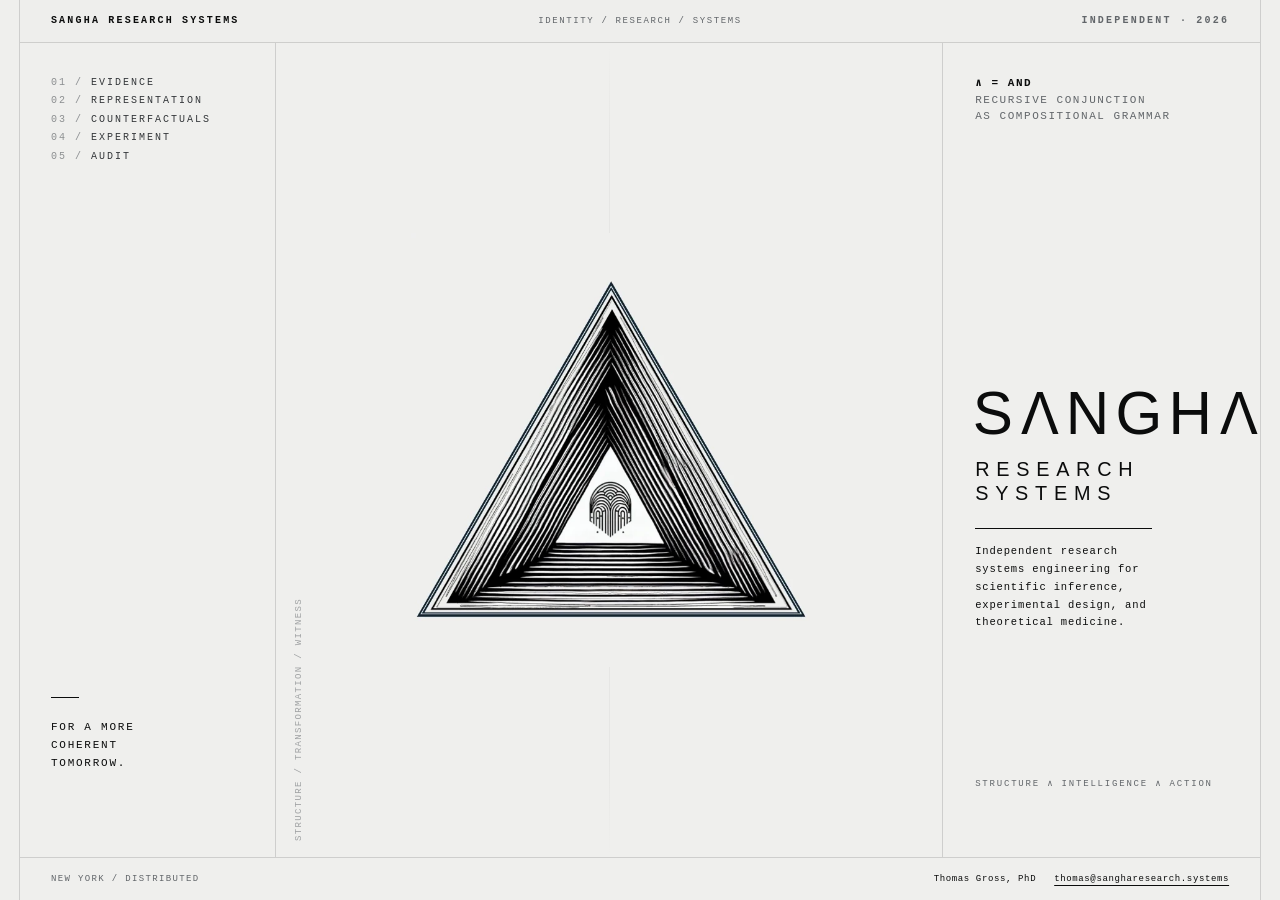
<file: index.html>
<!doctype html>
<html lang="en">
<head>
  <meta charset="utf-8" />
  <meta name="viewport" content="width=device-width, initial-scale=1" />
  <meta name="description" content="SANGHA Research Systems — independent research systems engineering for scientific inference, experimental design, and theoretical medicine." />
  <meta name="theme-color" content="#efefed" />
  <link rel="icon" href="assets/sangha-icon.svg" type="image/svg+xml" />
  <title>SANGHA Research Systems</title>
  <style>
    :root{
      --paper:#efefed;
      --ink:#0b0c0c;
      --blue:#0e2a44;
      --muted:#62666a;
      --hair:rgba(11,12,12,.14);
      --pad:clamp(18px,2.4vw,38px);
      --mono:ui-monospace,SFMono-Regular,Menlo,Monaco,Consolas,"Liberation Mono",monospace;
      --sans:"Helvetica Neue",Helvetica,Arial,sans-serif;
    }

    *{box-sizing:border-box}
    html,body{margin:0;min-height:100%;background:var(--paper);color:var(--ink)}
    body{font-family:var(--sans);overflow:hidden;background:var(--paper)}
    a{color:inherit;text-decoration-thickness:1px;text-underline-offset:4px}
    ::selection{background:var(--ink);color:var(--paper)}

    .frame{
      height:100vh;
      height:100svh;
      border-left:1px solid var(--hair);
      border-right:1px solid var(--hair);
      margin:0 clamp(0px,1.5vw,24px);
      display:grid;
      grid-template-rows:43px minmax(0,1fr) 43px;
      background:var(--paper);
    }

    .topbar{
      display:grid;
      grid-template-columns:1fr auto 1fr;
      gap:16px;
      align-items:center;
      padding:12px var(--pad);
      border-bottom:1px solid var(--hair);
      background:rgba(239,239,237,.96);
    }
    .topbar .brand,.topbar .meta{
      font:600 10px/1.2 var(--mono);
      letter-spacing:.22em;
      text-transform:uppercase;
    }
    .topbar .meta{text-align:right;color:var(--muted)}
    .topbar .center{
      font:500 9px/1 var(--mono);
      letter-spacing:.18em;
      color:var(--muted);
      text-transform:uppercase;
    }

    .hero{
      position:relative;
      min-height:0;
      display:grid;
      grid-template-columns:minmax(170px,.66fr) minmax(0,1.72fr) minmax(230px,.82fr);
      overflow:hidden;
      background:var(--paper);
    }
    .hero>*{min-width:0}

    .rail{
      padding:var(--pad);
      border-right:1px solid var(--hair);
      display:flex;
      flex-direction:column;
      justify-content:space-between;
    }
    .rail ol{
      list-style:none;
      padding:0;
      margin:0;
      counter-reset:item;
    }
    .rail li{
      font:500 10px/1.85 var(--mono);
      letter-spacing:.2em;
      text-transform:uppercase;
      color:#34373a;
    }
    .rail li::before{
      counter-increment:item;
      content:"0" counter(item) " / ";
      color:#8c8f91;
    }
    .rail .statement{
      max-width:18ch;
      font:500 11px/1.65 var(--mono);
      letter-spacing:.16em;
      text-transform:uppercase;
      margin-bottom:6vh;
    }
    .rail .rule{
      display:block;
      width:28px;
      border-top:1px solid var(--ink);
      margin:20px 0;
    }

    .markstage{
      position:relative;
      display:flex;
      align-items:center;
      justify-content:center;
      overflow:hidden;
      isolation:isolate;
      min-height:0;
      background:var(--paper);
    }
    #field{
      position:absolute;
      inset:0;
      width:100%;
      height:100%;
      z-index:-2;
    }
    .axis{
      position:absolute;
      left:50%;
      top:0;
      bottom:0;
      width:1px;
      background:linear-gradient(transparent,var(--hair) 12%,var(--hair) 88%,transparent);
      z-index:-1;
      opacity:.28;
    }
    .markwrap{
      width:min(61%,610px);
      aspect-ratio:654/698;
      display:flex;
      align-items:center;
      justify-content:center;
    }
    .markwrap img{
      display:block;
      width:100%;
      height:100%;
      object-fit:contain;
      user-select:none;
      pointer-events:none;
    }
    .coordinates{
      position:absolute;
      left:18px;
      bottom:16px;
      font:500 9px/1.3 var(--mono);
      letter-spacing:.15em;
      color:var(--muted);
      opacity:.56;
      writing-mode:vertical-rl;
      transform:rotate(180deg);
    }

    .hero-copy{
      padding:clamp(24px,2.5vw,42px);
      border-left:1px solid var(--hair);
      display:flex;
      flex-direction:column;
      justify-content:space-between;
    }
    .logic{
      font:500 11px/1.5 var(--mono);
      letter-spacing:.14em;
      text-transform:uppercase;
      color:var(--muted);
    }
    .logic strong{color:var(--ink);font-weight:600}
    .name{margin:13vh 0 0}
    .wordmark{
      font-size:clamp(42px,4.7vw,76px);
      line-height:.82;
      letter-spacing:.105em;
      font-weight:400;
      white-space:nowrap;
      transform:translateX(-.04em);
    }
    .wordmark .and{
      font-weight:300;
      display:inline-block;
      transform:scaleX(.94);
      transform-origin:center;
    }
    .submark{
      margin-top:18px;
      font-size:clamp(15px,1.55vw,24px);
      letter-spacing:.34em;
      text-transform:uppercase;
      line-height:1.25;
    }
    .descriptor{
      margin-top:22px;
      padding-top:14px;
      border-top:1px solid var(--ink);
      max-width:28ch;
      font:500 10.5px/1.7 var(--mono);
      letter-spacing:.08em;
    }
    .scrollcue{
      font:500 9px/1 var(--mono);
      letter-spacing:.2em;
      text-transform:uppercase;
      color:var(--muted);
      margin-bottom:4vh;
    }

    .footer{
      border-top:1px solid var(--hair);
      display:flex;
      align-items:center;
      justify-content:space-between;
      gap:20px;
      padding:0 var(--pad);
      font:500 9px/1.35 var(--mono);
      letter-spacing:.15em;
      text-transform:uppercase;
      color:var(--muted);
      white-space:nowrap;
    }
    .footer .contact{
      display:flex;
      align-items:center;
      gap:18px;
      color:var(--ink);
      text-transform:none;
      letter-spacing:.07em;
    }


    @media (max-width:1180px) and (min-width:901px){
      .hero{
        grid-template-columns:minmax(145px,.56fr) minmax(0,1.55fr) minmax(250px,.94fr);
      }
      .rail{padding:24px 18px}
      .rail li{font-size:9px;letter-spacing:.14em}
      .rail .statement{font-size:10px}
      .hero-copy{padding:24px}
      .logic{font-size:10px}
      .name{margin:10vh 0 0}
      .wordmark{font-size:clamp(40px,4vw,56px);letter-spacing:.075em}
      .submark{font-size:14px;letter-spacing:.26em}
      .descriptor{font-size:10px;max-width:26ch}
      .scrollcue{font-size:8px;letter-spacing:.15em}
      .coordinates{font-size:8px}
    }

    @media (max-width:900px){
      body{overflow:auto}
      .frame{
        min-height:100svh;
        height:auto;
        margin:0;
        grid-template-rows:43px auto 58px;
      }
      .topbar{grid-template-columns:1fr auto}
      .topbar .center{display:none}
      .hero{
        grid-template-columns:1fr;
        grid-template-rows:auto minmax(52svh,1fr) auto;
      }
      .rail{
        padding:11px 14px;
        border-right:0;
        border-bottom:1px solid var(--hair);
      }
      .rail ol{
        display:flex;
        flex-wrap:wrap;
        gap:4px 14px;
      }
      .rail li{
        font-size:7.5px;
        line-height:1.45;
        letter-spacing:.1em;
        white-space:nowrap;
      }
      .rail .statement{display:none}
      .markstage{min-height:52svh}
      .markwrap{width:min(76%,520px)}
      .coordinates{display:none}
      .hero-copy{
        grid-column:1;
        border-left:0;
        border-top:1px solid var(--hair);
        padding:20px;
        min-height:250px;
      }
      .name{margin:0}
      .wordmark{font-size:clamp(42px,13.5vw,72px);letter-spacing:.075em}
      .descriptor{max-width:42ch;font-size:10px}
      .footer{
        padding:10px 13px;
        white-space:normal;
        align-items:flex-start;
        flex-direction:column;
        justify-content:center;
        gap:5px;
      }
      .footer .contact{flex-wrap:wrap}
    }

    @media (prefers-reduced-motion:reduce){
      #field{display:none}
    }

    /* Subtractive cleanup: the central mark stands alone; no ghost geometry behind it. */
    #field{display:none}
  </style>
</head>
<body>
  <main class="frame">
    <header class="topbar">
      <div class="brand">SANGHA Research Systems</div>
      <div class="center">Identity / Research / Systems</div>
      <div class="meta">Independent · 2026</div>
    </header>

    <section class="hero" id="top">
      <aside class="rail">
        <ol aria-label="Research pipeline">
          <li>Evidence</li>
          <li>Representation</li>
          <li>Counterfactuals</li>
          <li>Experiment</li>
          <li>Audit</li>
        </ol>
        <div class="statement"><span class="rule"></span>For a more coherent tomorrow.</div>
      </aside>

      <div class="markstage" id="markstage">
        <canvas id="field" aria-hidden="true"></canvas>
        <div class="axis" aria-hidden="true"></div>
        <div class="markwrap">
          <img src="assets/sangha-hero-mark.webp" alt="SANGHA nested triangular mark with central fingerprint glyph" />
        </div>
        <div class="coordinates">STRUCTURE / TRANSFORMATION / WITNESS</div>
      </div>

      <div class="hero-copy">
        <div class="logic">
          <strong>∧ = AND</strong><br>
          recursive conjunction<br>
          as compositional grammar
        </div>

        <div class="name">
          <div class="wordmark" aria-label="SANGHA">S<span class="and">Λ</span>NGH<span class="and">Λ</span></div>
          <div class="submark">Research Systems</div>
          <div class="descriptor">Independent research systems engineering for scientific inference, experimental design, and theoretical medicine.</div>
        </div>

        <div class="scrollcue">Structure ∧ Intelligence ∧ Action</div>
      </div>
    </section>

    <footer class="footer">
      <div>New York / distributed</div>
      <div class="contact">
        <span>Thomas Gross, PhD</span>
        <a href="mailto:thomas@sangharesearch.systems">thomas@sangharesearch.systems</a>
      </div>
    </footer>
  </main>

<script>
(() => {
  const canvas = document.getElementById('field');
  if (!canvas || getComputedStyle(canvas).display === 'none') return;
  const stage = document.getElementById('markstage');
  const ctx = canvas.getContext('2d');
  let mx = .5, my = .5, targetX = .5, targetY = .5;
  const reduced = matchMedia('(prefers-reduced-motion: reduce)').matches;

  function resize(){
    const r = stage.getBoundingClientRect();
    const dpr = Math.min(devicePixelRatio || 1, 2);
    canvas.width = Math.max(1, Math.floor(r.width*dpr));
    canvas.height = Math.max(1, Math.floor(r.height*dpr));
    canvas.style.width = r.width+'px';
    canvas.style.height = r.height+'px';
    ctx.setTransform(dpr,0,0,dpr,0,0);
  }

  function tri(cx, cy, radius, skew, phase){
    const h = radius * 1.12;
    const left = [cx-radius + skew*phase, cy+h*.58];
    const right = [cx+radius + skew*phase, cy+h*.58];
    const top = [cx + skew*phase*.25, cy-h*.72];
    ctx.beginPath();
    ctx.moveTo(top[0],top[1]);
    ctx.lineTo(right[0],right[1]);
    ctx.lineTo(left[0],left[1]);
    ctx.closePath();
  }

  function draw(t){
    const r = stage.getBoundingClientRect(), w=r.width, h=r.height;
    ctx.clearRect(0,0,w,h);
    mx += (targetX-mx)*.035;
    my += (targetY-my)*.035;

    const cx=w*.5, cy=h*.49;
    const base=Math.min(w*.47,h*.39);
    const drift=(mx-.5)*8;
    const vdrift=(my-.5)*4;
    const time = reduced ? 0 : t*0.00006;

    ctx.lineWidth=.5;
    for(let i=0;i<14;i++){
      const p=i/13;
      const pulse=Math.sin(time + p*3.6)*.8;
      const radius=base*(1.08+p*.07) + pulse;
      const alpha=.025 + (1-p)*.035;
      ctx.strokeStyle=`rgba(14,42,68,${alpha})`;
      tri(cx + drift*p, cy + vdrift*(1-p), radius, drift*.28, p);
      ctx.stroke();
    }

    requestAnimationFrame(draw);
  }

  stage.addEventListener('pointermove', e => {
    const r=stage.getBoundingClientRect();
    targetX=(e.clientX-r.left)/r.width;
    targetY=(e.clientY-r.top)/r.height;
  });
  stage.addEventListener('pointerleave', () => { targetX=.5; targetY=.5; });
  addEventListener('resize', resize);

  resize();
  requestAnimationFrame(draw);
})();
</script>
</body>
</html>
</file>
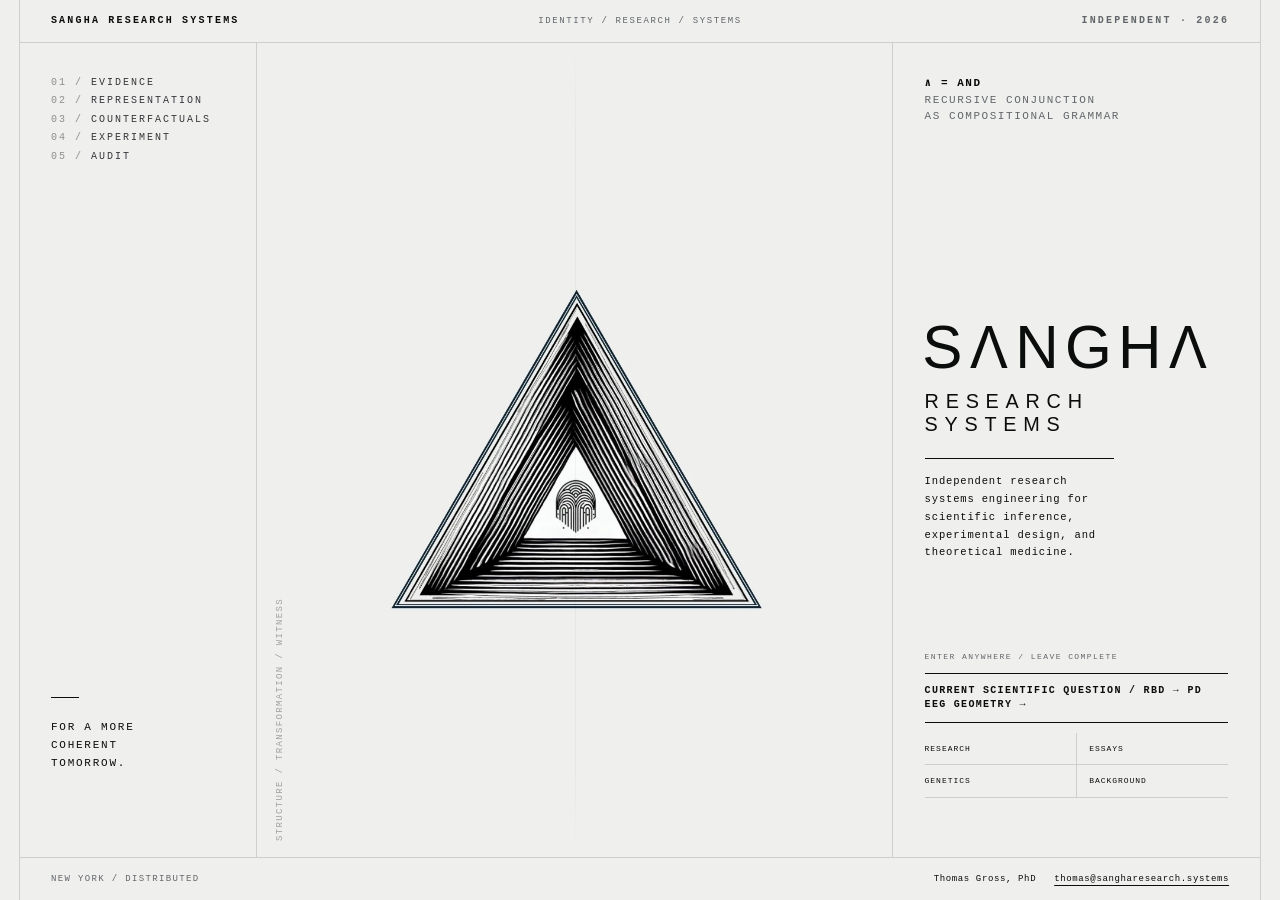
<file: public/index.html>
<!doctype html>
<html lang="en">
<head>
  <meta charset="utf-8" />
  <meta name="viewport" content="width=device-width, initial-scale=1" />
  <meta name="description" content="SANGHA Research Systems — independent research systems engineering for scientific inference, experimental design, and theoretical medicine." />
  <meta name="theme-color" content="#efefed" />
  <link rel="icon" href="assets/sangha-icon.svg" type="image/svg+xml" />
  <title>SANGHA Research Systems</title>
  <style>
    :root{--paper:#efefed;--ink:#0b0c0c;--muted:#62666a;--hair:rgba(11,12,12,.14);--pad:clamp(18px,2.4vw,38px);--mono:ui-monospace,SFMono-Regular,Menlo,Monaco,Consolas,"Liberation Mono",monospace;--sans:"Helvetica Neue",Helvetica,Arial,sans-serif}
    *{box-sizing:border-box}html,body{margin:0;min-height:100%;background:var(--paper);color:var(--ink)}body{font-family:var(--sans);overflow:hidden}a{color:inherit;text-underline-offset:4px}::selection{background:var(--ink);color:var(--paper)}
    .frame{height:100vh;height:100svh;border-left:1px solid var(--hair);border-right:1px solid var(--hair);margin:0 clamp(0px,1.5vw,24px);display:grid;grid-template-rows:43px minmax(0,1fr) 43px}
    .topbar{display:grid;grid-template-columns:1fr auto 1fr;gap:16px;align-items:center;padding:12px var(--pad);border-bottom:1px solid var(--hair)}
    .brand,.meta{font:600 10px/1.2 var(--mono);letter-spacing:.22em;text-transform:uppercase}.meta{text-align:right;color:var(--muted)}.center{font:500 9px/1 var(--mono);letter-spacing:.18em;color:var(--muted);text-transform:uppercase}
    .hero{min-height:0;display:grid;grid-template-columns:minmax(160px,.58fr) minmax(0,1.55fr) minmax(270px,.90fr);overflow:hidden}.rail{padding:var(--pad);border-right:1px solid var(--hair);display:flex;flex-direction:column;justify-content:space-between}.rail ol{list-style:none;padding:0;margin:0;counter-reset:item}.rail li{font:500 10px/1.85 var(--mono);letter-spacing:.2em;text-transform:uppercase;color:#34373a}.rail li::before{counter-increment:item;content:"0" counter(item) " / ";color:#8c8f91}.statement{max-width:18ch;font:500 11px/1.65 var(--mono);letter-spacing:.16em;text-transform:uppercase;margin-bottom:6vh}.rule{display:block;width:28px;border-top:1px solid var(--ink);margin:20px 0}
    .markstage{position:relative;display:flex;align-items:center;justify-content:center;overflow:hidden}.axis{position:absolute;left:50%;top:0;bottom:0;width:1px;background:linear-gradient(transparent,var(--hair) 12%,var(--hair) 88%,transparent);opacity:.28}.markwrap{width:min(61%,610px);aspect-ratio:654/698;display:flex;align-items:center;justify-content:center}.markwrap img{display:block;width:100%;height:100%;object-fit:contain}.coordinates{position:absolute;left:18px;bottom:16px;font:500 9px/1.3 var(--mono);letter-spacing:.15em;color:var(--muted);opacity:.56;writing-mode:vertical-rl;transform:rotate(180deg)}
    .copy{padding:clamp(24px,2.5vw,42px);border-left:1px solid var(--hair);display:flex;flex-direction:column;justify-content:space-between}.logic{font:500 11px/1.5 var(--mono);letter-spacing:.14em;text-transform:uppercase;color:var(--muted)}.logic strong{color:var(--ink);font-weight:600}.name{margin:12vh 0 0}.wordmark{font-size:clamp(42px,4.7vw,76px);line-height:.82;letter-spacing:.105em;font-weight:400;white-space:nowrap;transform:translateX(-.04em)}.and{font-weight:300;display:inline-block;transform:scaleX(.94)}.submark{margin-top:18px;font-size:clamp(15px,1.55vw,24px);letter-spacing:.34em;text-transform:uppercase}.descriptor{margin-top:22px;padding-top:14px;border-top:1px solid var(--ink);max-width:30ch;font:500 10.5px/1.7 var(--mono);letter-spacing:.08em}
    .entry{margin-bottom:3vh}.entry-label{font:500 8px/1.3 var(--mono);letter-spacing:.18em;text-transform:uppercase;color:var(--muted);margin-bottom:10px}.entry-primary{display:block;font:600 10px/1.4 var(--mono);letter-spacing:.13em;text-transform:uppercase;text-decoration:none;padding:10px 0;border-top:1px solid var(--ink);border-bottom:1px solid var(--ink)}.entry-primary:hover{text-decoration:underline;text-underline-offset:4px}.routes{display:grid;grid-template-columns:1fr 1fr;gap:0;margin-top:10px}.routes a{font:500 8px/1.45 var(--mono);letter-spacing:.12em;text-transform:uppercase;text-decoration:none;padding:10px 8px 10px 0;border-bottom:1px solid var(--hair)}.routes a:nth-child(even){padding-left:12px;border-left:1px solid var(--hair)}.routes a:hover{text-decoration:underline;text-underline-offset:4px}
    .footer{border-top:1px solid var(--hair);display:flex;align-items:center;justify-content:space-between;gap:20px;padding:0 var(--pad);font:500 9px/1.35 var(--mono);letter-spacing:.15em;text-transform:uppercase;color:var(--muted);white-space:nowrap}.contact{display:flex;align-items:center;gap:18px;color:var(--ink);text-transform:none;letter-spacing:.07em}
    @media(max-width:900px){body{overflow:auto}.frame{min-height:100svh;height:auto;margin:0;grid-template-rows:43px auto 58px}.topbar{grid-template-columns:1fr auto}.center{display:none}.hero{grid-template-columns:1fr;grid-template-rows:auto minmax(50svh,1fr) auto}.rail{padding:11px 14px;border-right:0;border-bottom:1px solid var(--hair)}.rail ol{display:flex;flex-wrap:wrap;gap:4px 14px}.rail li{font-size:7.5px;line-height:1.45;letter-spacing:.1em}.statement{display:none}.markstage{min-height:50svh}.markwrap{width:min(76%,520px)}.coordinates{display:none}.copy{border-left:0;border-top:1px solid var(--hair);padding:24px 20px;min-height:400px}.name{margin:0}.wordmark{font-size:clamp(46px,15vw,76px);letter-spacing:.075em}.descriptor{max-width:42ch}.footer{padding:10px 13px;white-space:normal;align-items:flex-start;flex-direction:column;gap:5px}.contact{flex-wrap:wrap}}
  </style>
</head>
<body><main class="frame">
<header class="topbar"><div class="brand">SANGHA Research Systems</div><div class="center">Identity / Research / Systems</div><div class="meta">Independent · 2026</div></header>
<section class="hero">
<aside class="rail"><ol><li>Evidence</li><li>Representation</li><li>Counterfactuals</li><li>Experiment</li><li>Audit</li></ol><div class="statement"><span class="rule"></span>For a more coherent tomorrow.</div></aside>
<div class="markstage"><div class="axis"></div><div class="markwrap"><img src="assets/sangha-hero-mark.webp" alt="SANGHA nested triangular mark with central fingerprint glyph" /></div><div class="coordinates">STRUCTURE / TRANSFORMATION / WITNESS</div></div>
<div class="copy"><div class="logic"><strong>∧ = AND</strong><br>recursive conjunction<br>as compositional grammar</div><div class="name"><div class="wordmark">S<span class="and">Λ</span>NGH<span class="and">Λ</span></div><div class="submark">Research Systems</div><div class="descriptor">Independent research systems engineering for scientific inference, experimental design, and theoretical medicine.</div></div><div class="entry"><div class="entry-label">Enter anywhere / leave complete</div><a class="entry-primary" href="projects/rbd-pd-eeg-geometry.html">Current scientific question / RBD → PD EEG Geometry →</a><div class="routes"><a href="research.html">Research</a><a href="essays/phenotype-is-compiled.html">Essays</a><a href="projects/genetic-allocation.html">Genetics</a><a href="background.html">Background</a></div></div></div>
</section>
<footer class="footer"><div>New York / distributed</div><div class="contact"><span>Thomas Gross, PhD</span><a href="mailto:thomas@sangharesearch.systems">thomas@sangharesearch.systems</a></div></footer>
</main></body></html>
</file>
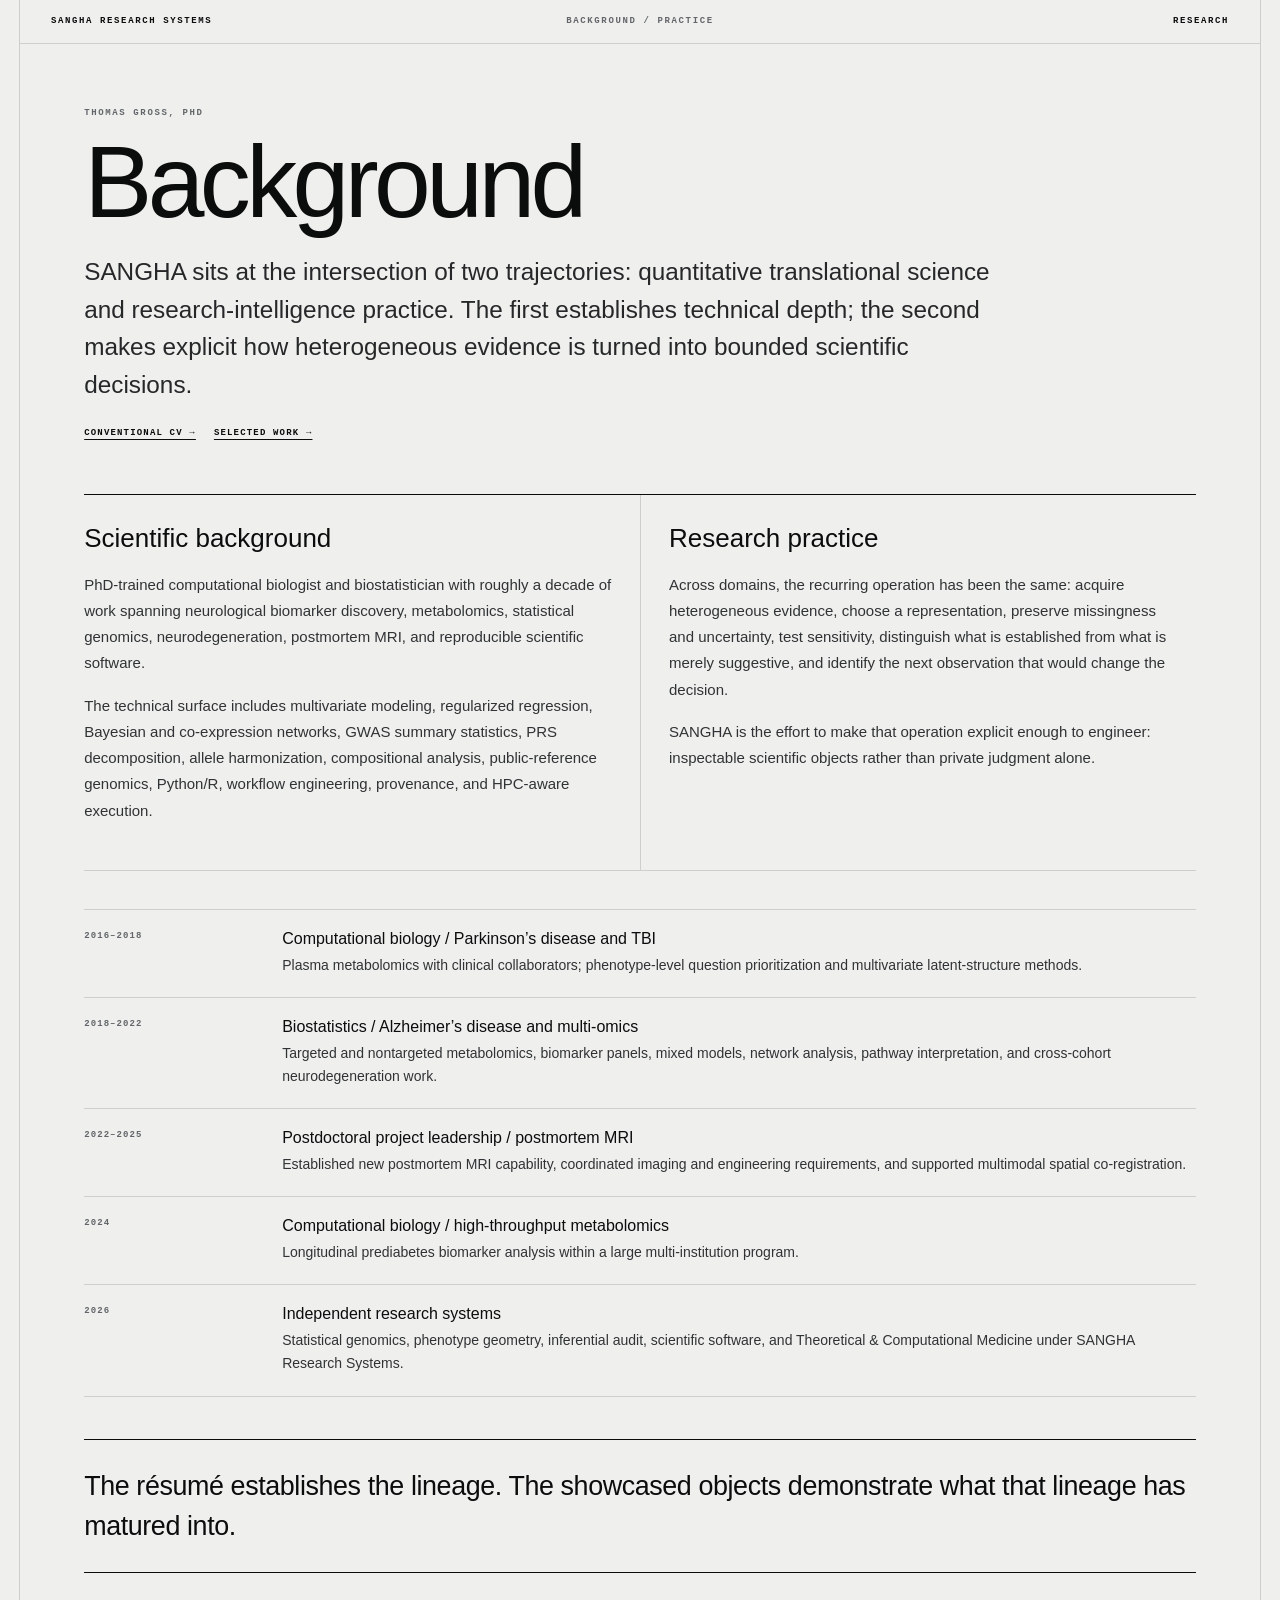
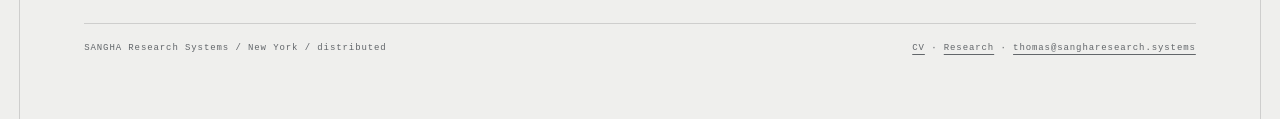
<file: public/background.html>
<!doctype html>
<html lang="en">
<head>
<meta charset="utf-8" />
<meta name="viewport" content="width=device-width,initial-scale=1" />
<meta name="description" content="Thomas Gross, PhD — scientific background and research practice behind SANGHA Research Systems." />
<meta name="theme-color" content="#efefed" />
<link rel="icon" href="assets/sangha-icon.svg" type="image/svg+xml" />
<link rel="canonical" href="https://sangharesearch.systems/background.html" />
<title>Background — SANGHA Research Systems</title>
<style>
:root{--paper:#efefed;--ink:#0b0c0c;--muted:#62666a;--hair:rgba(11,12,12,.14);--mono:ui-monospace,SFMono-Regular,Menlo,Monaco,Consolas,"Liberation Mono",monospace;--sans:"Helvetica Neue",Helvetica,Arial,sans-serif}*{box-sizing:border-box}html,body{margin:0;background:var(--paper);color:var(--ink)}body{font-family:var(--sans)}a{color:inherit;text-underline-offset:4px}.shell{min-height:100vh;border-left:1px solid var(--hair);border-right:1px solid var(--hair);margin:0 clamp(0px,1.5vw,24px)}.top{height:44px;border-bottom:1px solid var(--hair);display:grid;grid-template-columns:1fr auto 1fr;align-items:center;padding:0 clamp(18px,2.4vw,38px);font:600 9px/1 var(--mono);letter-spacing:.18em;text-transform:uppercase}.top .center{color:var(--muted)}.top .right{text-align:right}.top a{text-decoration:none}main{padding:clamp(28px,5vw,72px)}.eyebrow{font:600 9px/1.2 var(--mono);letter-spacing:.18em;text-transform:uppercase;color:var(--muted)}h1{font-size:clamp(46px,8vw,102px);line-height:.9;font-weight:400;letter-spacing:-.045em;margin:18px 0 24px}.dek{max-width:68ch;font-size:clamp(18px,1.9vw,25px);line-height:1.55;color:#252729}.actions{margin-top:22px;display:flex;gap:18px;flex-wrap:wrap}.actions a{font:600 9px/1.3 var(--mono);letter-spacing:.13em;text-transform:uppercase}.grid{margin-top:54px;display:grid;grid-template-columns:1fr 1fr;border-top:1px solid var(--ink);max-width:1120px}.col{padding:28px 28px 30px 0;border-bottom:1px solid var(--hair)}.col+ .col{padding-left:28px;border-left:1px solid var(--hair)}h2{font-size:26px;font-weight:500;margin:0 0 18px}.col p{font-size:15px;line-height:1.75;margin:0 0 16px;color:#303335}.timeline{max-width:1120px;margin-top:38px;border-top:1px solid var(--hair)}.row{display:grid;grid-template-columns:170px 1fr;gap:28px;padding:20px 0;border-bottom:1px solid var(--hair)}.year{font:600 9px/1.5 var(--mono);letter-spacing:.12em;text-transform:uppercase;color:var(--muted)}.row strong{font-weight:500}.row p{margin:6px 0 0;font-size:14px;line-height:1.65;color:#303335}.practice{max-width:1120px;margin-top:42px;padding:26px 0;border-top:1px solid var(--ink);border-bottom:1px solid var(--ink);font-size:clamp(20px,2.1vw,29px);line-height:1.5;letter-spacing:-.015em}.footer{margin-top:50px;padding-top:18px;border-top:1px solid var(--hair);display:flex;justify-content:space-between;gap:18px;font:500 9px/1.4 var(--mono);letter-spacing:.1em;color:var(--muted)}@media(max-width:760px){.top{grid-template-columns:1fr auto}.top .center{display:none}.grid{grid-template-columns:1fr}.col,.col+.col{padding:24px 0;border-left:0}.row{grid-template-columns:1fr;gap:4px}.footer{flex-direction:column}}
</style>
</head>
<body><div class="shell"><header class="top"><a href="index.html">SANGHA Research Systems</a><div class="center">Background / practice</div><div class="right"><a href="research.html">Research</a></div></header><main>
<div class="eyebrow">Thomas Gross, PhD</div><h1>Background</h1><p class="dek">SANGHA sits at the intersection of two trajectories: quantitative translational science and research-intelligence practice. The first establishes technical depth; the second makes explicit how heterogeneous evidence is turned into bounded scientific decisions.</p><div class="actions"><a href="cv.html">Conventional CV →</a><a href="research.html">Selected work →</a></div>
<section class="grid"><div class="col"><h2>Scientific background</h2><p>PhD-trained computational biologist and biostatistician with roughly a decade of work spanning neurological biomarker discovery, metabolomics, statistical genomics, neurodegeneration, postmortem MRI, and reproducible scientific software.</p><p>The technical surface includes multivariate modeling, regularized regression, Bayesian and co-expression networks, GWAS summary statistics, PRS decomposition, allele harmonization, compositional analysis, public-reference genomics, Python/R, workflow engineering, provenance, and HPC-aware execution.</p></div><div class="col"><h2>Research practice</h2><p>Across domains, the recurring operation has been the same: acquire heterogeneous evidence, choose a representation, preserve missingness and uncertainty, test sensitivity, distinguish what is established from what is merely suggestive, and identify the next observation that would change the decision.</p><p>SANGHA is the effort to make that operation explicit enough to engineer: inspectable scientific objects rather than private judgment alone.</p></div></section>
<section class="timeline" aria-label="Selected trajectory"><div class="row"><div class="year">2016–2018</div><div><strong>Computational biology / Parkinson’s disease and TBI</strong><p>Plasma metabolomics with clinical collaborators; phenotype-level question prioritization and multivariate latent-structure methods.</p></div></div><div class="row"><div class="year">2018–2022</div><div><strong>Biostatistics / Alzheimer’s disease and multi-omics</strong><p>Targeted and nontargeted metabolomics, biomarker panels, mixed models, network analysis, pathway interpretation, and cross-cohort neurodegeneration work.</p></div></div><div class="row"><div class="year">2022–2025</div><div><strong>Postdoctoral project leadership / postmortem MRI</strong><p>Established new postmortem MRI capability, coordinated imaging and engineering requirements, and supported multimodal spatial co-registration.</p></div></div><div class="row"><div class="year">2024</div><div><strong>Computational biology / high-throughput metabolomics</strong><p>Longitudinal prediabetes biomarker analysis within a large multi-institution program.</p></div></div><div class="row"><div class="year">2026</div><div><strong>Independent research systems</strong><p>Statistical genomics, phenotype geometry, inferential audit, scientific software, and Theoretical &amp; Computational Medicine under SANGHA Research Systems.</p></div></div></section>
<div class="practice">The résumé establishes the lineage. The showcased objects demonstrate what that lineage has matured into.</div>
<footer class="footer"><span>SANGHA Research Systems / New York / distributed</span><span><a href="cv.html">CV</a> · <a href="research.html">Research</a> · <a href="mailto:thomas@sangharesearch.systems">thomas@sangharesearch.systems</a></span></footer>
</main></div></body></html>
</file>
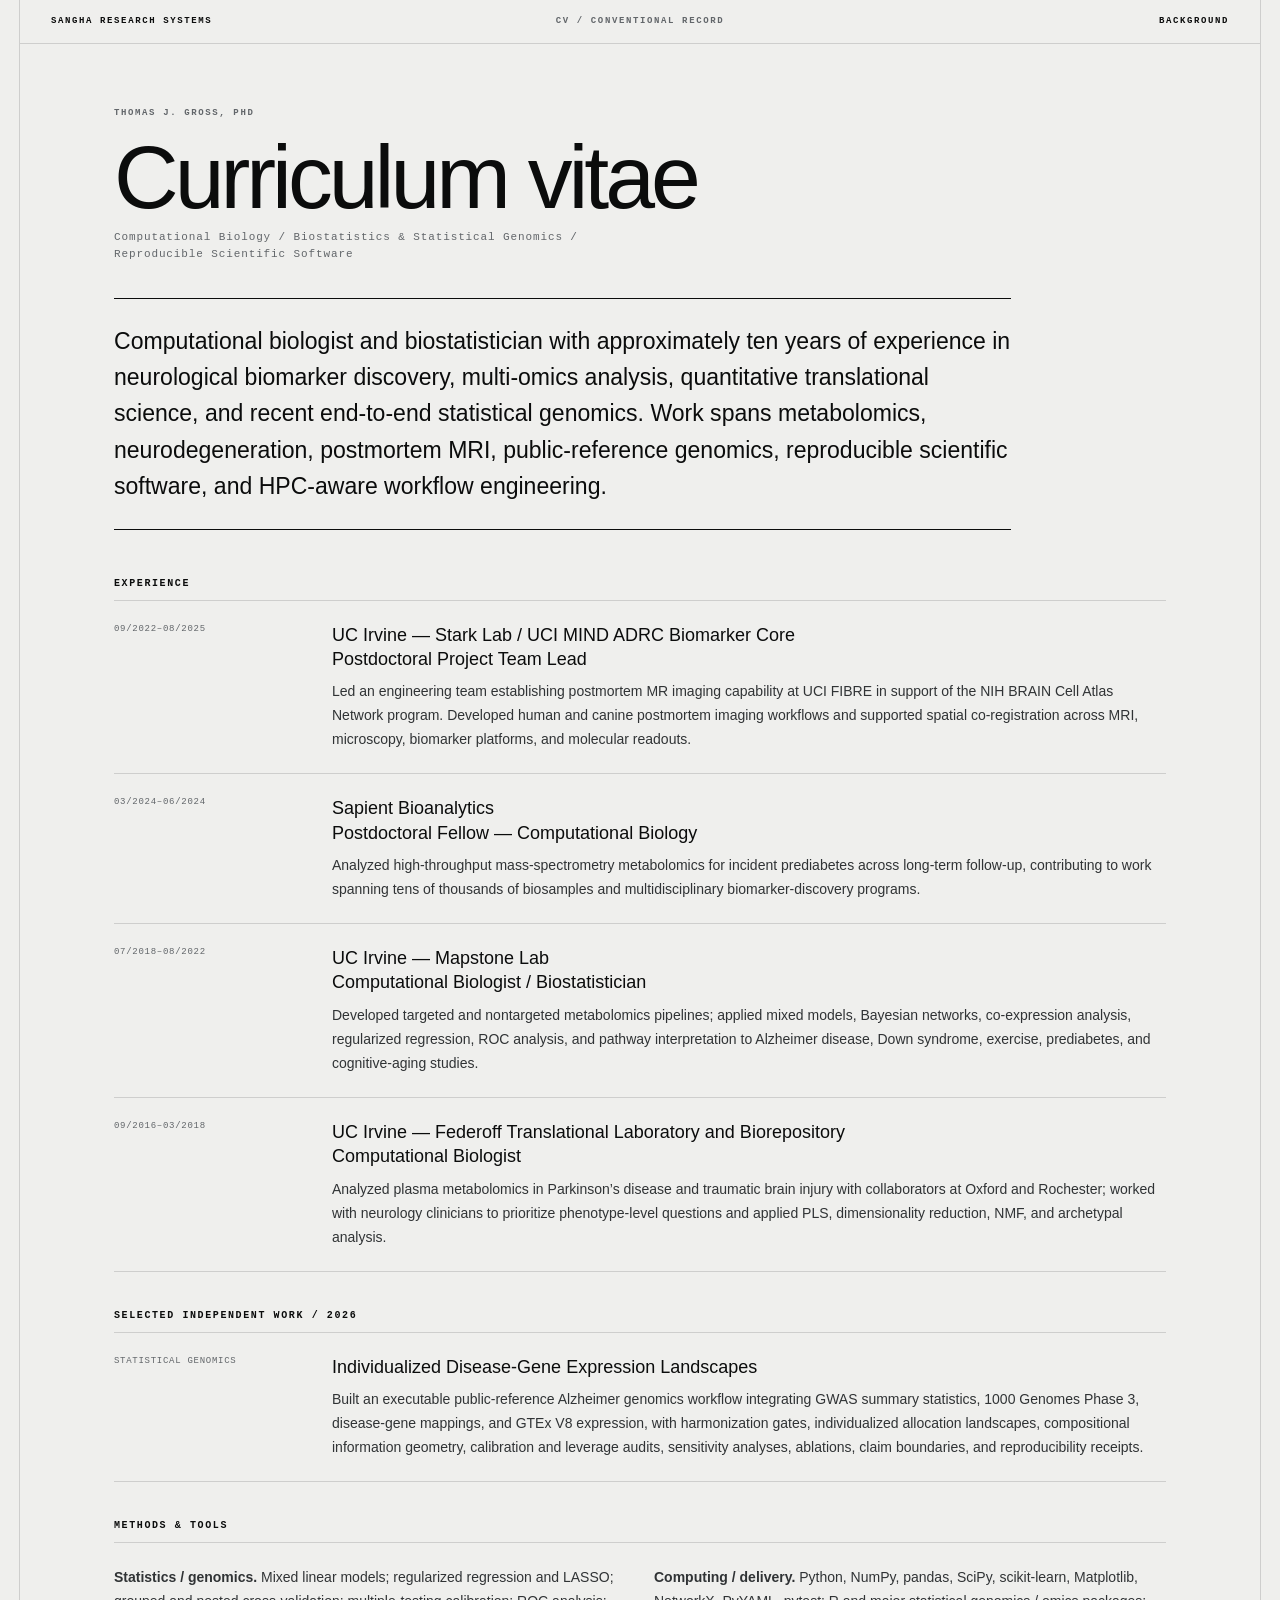
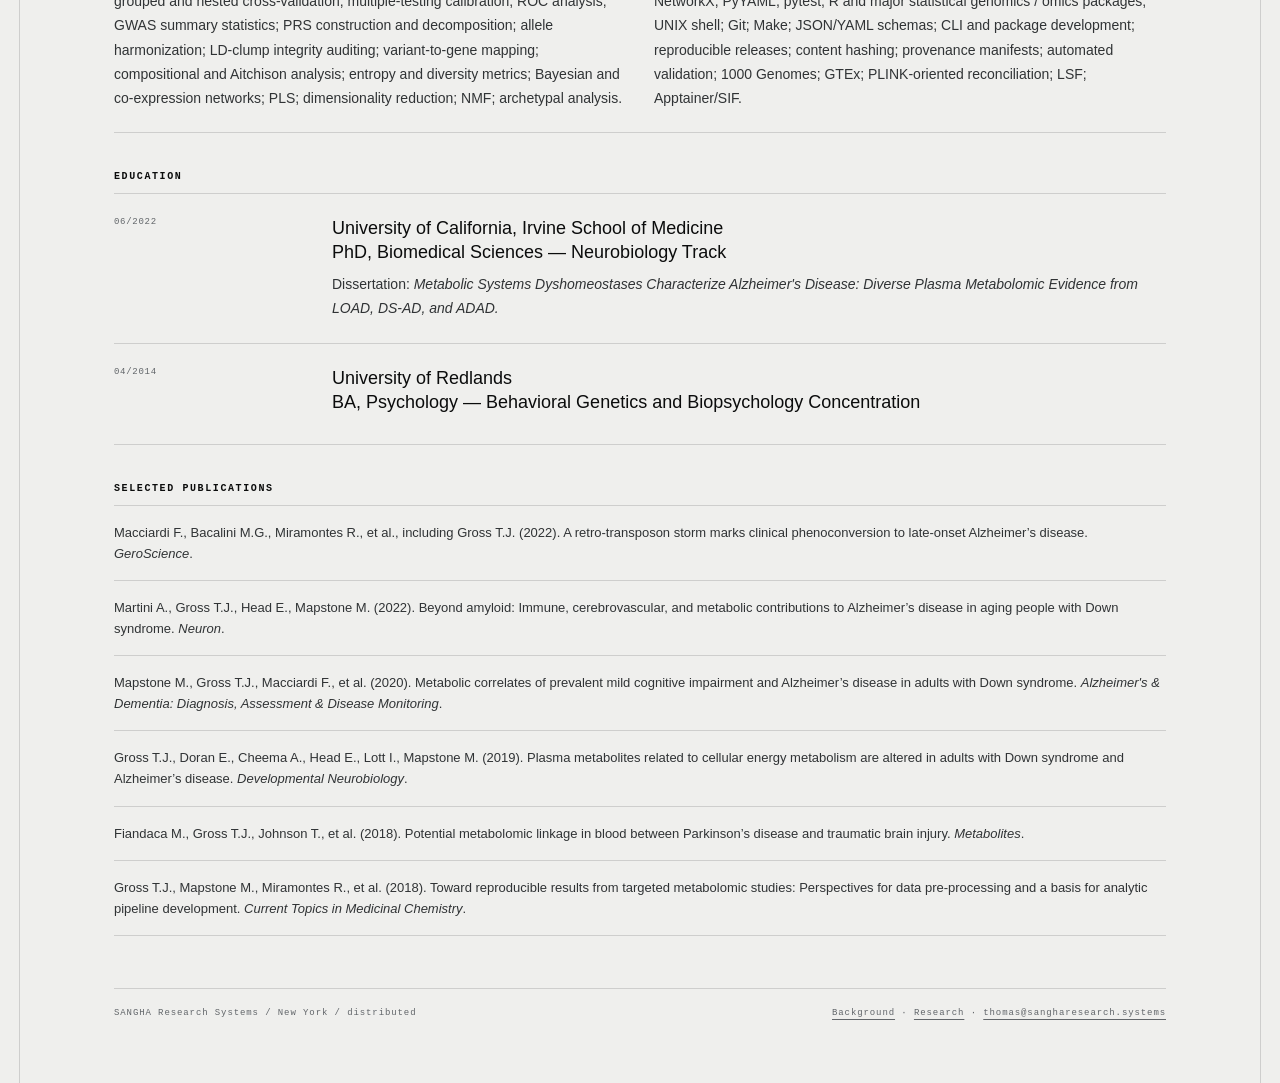
<file: public/cv.html>
<!doctype html>
<html lang="en">
<head>
<meta charset="utf-8" />
<meta name="viewport" content="width=device-width,initial-scale=1" />
<meta name="description" content="Thomas Gross, PhD — conventional scientific CV and technical background." />
<meta name="theme-color" content="#efefed" />
<link rel="icon" href="assets/sangha-icon.svg" type="image/svg+xml" />
<link rel="canonical" href="https://sangharesearch.systems/cv.html" />
<title>CV — Thomas Gross, PhD</title>
<style>
:root{--paper:#efefed;--ink:#0b0c0c;--muted:#62666a;--hair:rgba(11,12,12,.14);--mono:ui-monospace,SFMono-Regular,Menlo,Monaco,Consolas,"Liberation Mono",monospace;--sans:"Helvetica Neue",Helvetica,Arial,sans-serif}*{box-sizing:border-box}html,body{margin:0;background:var(--paper);color:var(--ink)}body{font-family:var(--sans)}a{color:inherit;text-underline-offset:4px}.shell{min-height:100vh;border-left:1px solid var(--hair);border-right:1px solid var(--hair);margin:0 clamp(0px,1.5vw,24px)}.top{height:44px;border-bottom:1px solid var(--hair);display:grid;grid-template-columns:1fr auto 1fr;align-items:center;padding:0 clamp(18px,2.4vw,38px);font:600 9px/1 var(--mono);letter-spacing:.18em;text-transform:uppercase}.top .center{color:var(--muted)}.top .right{text-align:right}.top a{text-decoration:none}main{padding:clamp(28px,5vw,72px);max-width:1180px;margin:auto}.eyebrow{font:600 9px/1.2 var(--mono);letter-spacing:.18em;text-transform:uppercase;color:var(--muted)}h1{font-size:clamp(48px,7vw,96px);line-height:.9;font-weight:400;letter-spacing:-.045em;margin:18px 0 12px}.sub{font:500 11px/1.55 var(--mono);letter-spacing:.08em;color:var(--muted);max-width:80ch}.summary{margin:34px 0 48px;padding:24px 0;border-top:1px solid var(--ink);border-bottom:1px solid var(--ink);font-size:clamp(18px,1.8vw,24px);line-height:1.58;max-width:70ch}.section{margin-top:38px}.section h2{margin:0 0 10px;font:600 10px/1.2 var(--mono);letter-spacing:.16em;text-transform:uppercase}.job{display:grid;grid-template-columns:190px 1fr;gap:28px;padding:22px 0;border-top:1px solid var(--hair)}.job:last-child{border-bottom:1px solid var(--hair)}.when{font:500 9px/1.55 var(--mono);letter-spacing:.08em;color:var(--muted);text-transform:uppercase}.job h3{margin:0 0 8px;font-size:18px;line-height:1.35;font-weight:500}.job p{margin:0;font-size:14px;line-height:1.72;color:#303335}.methods{padding:22px 0;border-top:1px solid var(--hair);border-bottom:1px solid var(--hair);display:grid;grid-template-columns:1fr 1fr;gap:28px}.methods p{margin:0;font-size:14px;line-height:1.72;color:#303335}.pubs{margin:0;padding:0;list-style:none;border-top:1px solid var(--hair)}.pubs li{padding:16px 0;border-bottom:1px solid var(--hair);font-size:13px;line-height:1.62;color:#303335}.footer{margin-top:52px;padding-top:18px;border-top:1px solid var(--hair);display:flex;justify-content:space-between;gap:18px;font:500 9px/1.4 var(--mono);letter-spacing:.1em;color:var(--muted)}@media(max-width:760px){.top{grid-template-columns:1fr auto}.top .center{display:none}.job{grid-template-columns:1fr;gap:5px}.methods{grid-template-columns:1fr}.footer{flex-direction:column}}
</style>
</head>
<body><div class="shell"><header class="top"><a href="index.html">SANGHA Research Systems</a><div class="center">CV / conventional record</div><div class="right"><a href="background.html">Background</a></div></header><main>
<div class="eyebrow">Thomas J. Gross, PhD</div><h1>Curriculum vitae</h1><div class="sub">Computational Biology / Biostatistics &amp; Statistical Genomics / Reproducible Scientific Software</div>
<p class="summary">Computational biologist and biostatistician with approximately ten years of experience in neurological biomarker discovery, multi-omics analysis, quantitative translational science, and recent end-to-end statistical genomics. Work spans metabolomics, neurodegeneration, postmortem MRI, public-reference genomics, reproducible scientific software, and HPC-aware workflow engineering.</p>
<section class="section"><h2>Experience</h2>
<div class="job"><div class="when">09/2022–08/2025</div><div><h3>UC Irvine — Stark Lab / UCI MIND ADRC Biomarker Core<br>Postdoctoral Project Team Lead</h3><p>Led an engineering team establishing postmortem MR imaging capability at UCI FIBRE in support of the NIH BRAIN Cell Atlas Network program. Developed human and canine postmortem imaging workflows and supported spatial co-registration across MRI, microscopy, biomarker platforms, and molecular readouts.</p></div></div>
<div class="job"><div class="when">03/2024–06/2024</div><div><h3>Sapient Bioanalytics<br>Postdoctoral Fellow — Computational Biology</h3><p>Analyzed high-throughput mass-spectrometry metabolomics for incident prediabetes across long-term follow-up, contributing to work spanning tens of thousands of biosamples and multidisciplinary biomarker-discovery programs.</p></div></div>
<div class="job"><div class="when">07/2018–08/2022</div><div><h3>UC Irvine — Mapstone Lab<br>Computational Biologist / Biostatistician</h3><p>Developed targeted and nontargeted metabolomics pipelines; applied mixed models, Bayesian networks, co-expression analysis, regularized regression, ROC analysis, and pathway interpretation to Alzheimer disease, Down syndrome, exercise, prediabetes, and cognitive-aging studies.</p></div></div>
<div class="job"><div class="when">09/2016–03/2018</div><div><h3>UC Irvine — Federoff Translational Laboratory and Biorepository<br>Computational Biologist</h3><p>Analyzed plasma metabolomics in Parkinson’s disease and traumatic brain injury with collaborators at Oxford and Rochester; worked with neurology clinicians to prioritize phenotype-level questions and applied PLS, dimensionality reduction, NMF, and archetypal analysis.</p></div></div>
</section>
<section class="section"><h2>Selected independent work / 2026</h2><div class="job"><div class="when">Statistical genomics</div><div><h3>Individualized Disease-Gene Expression Landscapes</h3><p>Built an executable public-reference Alzheimer genomics workflow integrating GWAS summary statistics, 1000 Genomes Phase 3, disease-gene mappings, and GTEx V8 expression, with harmonization gates, individualized allocation landscapes, compositional information geometry, calibration and leverage audits, sensitivity analyses, ablations, claim boundaries, and reproducibility receipts.</p></div></div></section>
<section class="section"><h2>Methods &amp; tools</h2><div class="methods"><p><strong>Statistics / genomics.</strong> Mixed linear models; regularized regression and LASSO; grouped and nested cross-validation; multiple-testing calibration; ROC analysis; GWAS summary statistics; PRS construction and decomposition; allele harmonization; LD-clump integrity auditing; variant-to-gene mapping; compositional and Aitchison analysis; entropy and diversity metrics; Bayesian and co-expression networks; PLS; dimensionality reduction; NMF; archetypal analysis.</p><p><strong>Computing / delivery.</strong> Python, NumPy, pandas, SciPy, scikit-learn, Matplotlib, NetworkX, PyYAML, pytest; R and major statistical genomics / omics packages; UNIX shell; Git; Make; JSON/YAML schemas; CLI and package development; reproducible releases; content hashing; provenance manifests; automated validation; 1000 Genomes; GTEx; PLINK-oriented reconciliation; LSF; Apptainer/SIF.</p></div></section>
<section class="section"><h2>Education</h2><div class="job"><div class="when">06/2022</div><div><h3>University of California, Irvine School of Medicine<br>PhD, Biomedical Sciences — Neurobiology Track</h3><p>Dissertation: <em>Metabolic Systems Dyshomeostases Characterize Alzheimer's Disease: Diverse Plasma Metabolomic Evidence from LOAD, DS-AD, and ADAD.</em></p></div></div><div class="job"><div class="when">04/2014</div><div><h3>University of Redlands<br>BA, Psychology — Behavioral Genetics and Biopsychology Concentration</h3></div></div></section>
<section class="section"><h2>Selected publications</h2><ul class="pubs"><li>Macciardi F., Bacalini M.G., Miramontes R., et al., including Gross T.J. (2022). A retro-transposon storm marks clinical phenoconversion to late-onset Alzheimer’s disease. <em>GeroScience</em>.</li><li>Martini A., Gross T.J., Head E., Mapstone M. (2022). Beyond amyloid: Immune, cerebrovascular, and metabolic contributions to Alzheimer’s disease in aging people with Down syndrome. <em>Neuron</em>.</li><li>Mapstone M., Gross T.J., Macciardi F., et al. (2020). Metabolic correlates of prevalent mild cognitive impairment and Alzheimer’s disease in adults with Down syndrome. <em>Alzheimer's &amp; Dementia: Diagnosis, Assessment &amp; Disease Monitoring</em>.</li><li>Gross T.J., Doran E., Cheema A., Head E., Lott I., Mapstone M. (2019). Plasma metabolites related to cellular energy metabolism are altered in adults with Down syndrome and Alzheimer’s disease. <em>Developmental Neurobiology</em>.</li><li>Fiandaca M., Gross T.J., Johnson T., et al. (2018). Potential metabolomic linkage in blood between Parkinson’s disease and traumatic brain injury. <em>Metabolites</em>.</li><li>Gross T.J., Mapstone M., Miramontes R., et al. (2018). Toward reproducible results from targeted metabolomic studies: Perspectives for data pre-processing and a basis for analytic pipeline development. <em>Current Topics in Medicinal Chemistry</em>.</li></ul></section>
<footer class="footer"><span>SANGHA Research Systems / New York / distributed</span><span><a href="background.html">Background</a> · <a href="research.html">Research</a> · <a href="mailto:thomas@sangharesearch.systems">thomas@sangharesearch.systems</a></span></footer>
</main></div></body></html>
</file>
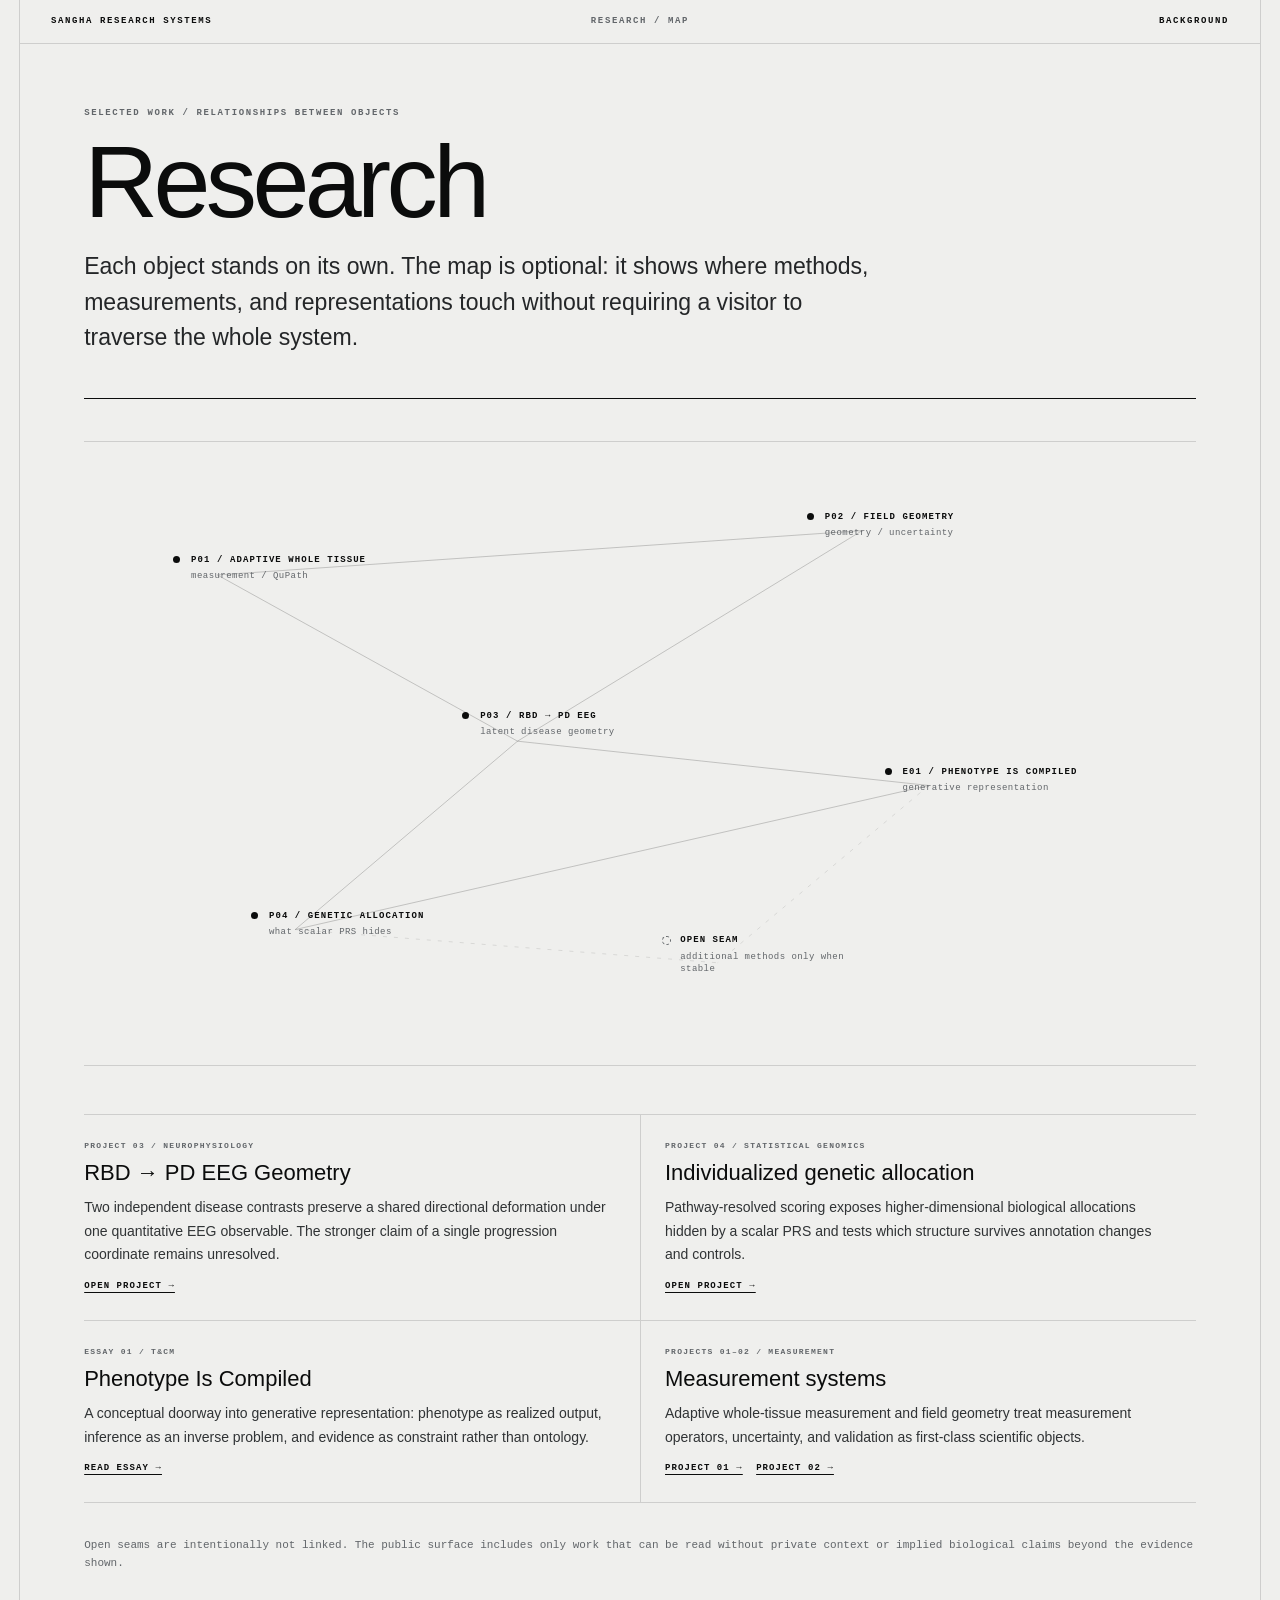
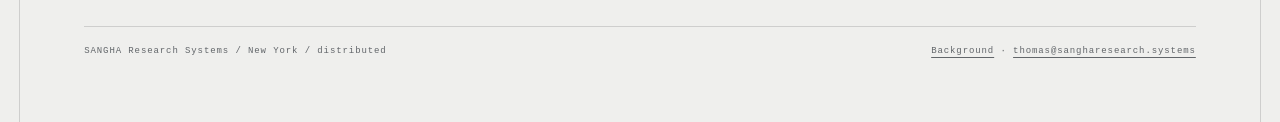
<file: public/research.html>
<!doctype html>
<html lang="en">
<head>
<meta charset="utf-8" />
<meta name="viewport" content="width=device-width,initial-scale=1" />
<meta name="description" content="SANGHA Research Systems — research map and selected work." />
<meta name="theme-color" content="#efefed" />
<link rel="icon" href="assets/sangha-icon.svg" type="image/svg+xml" />
<title>Research — SANGHA Research Systems</title>
<style>
:root{--paper:#efefed;--ink:#0b0c0c;--muted:#62666a;--hair:rgba(11,12,12,.14);--blue:#0e2a44;--mono:ui-monospace,SFMono-Regular,Menlo,Monaco,Consolas,"Liberation Mono",monospace;--sans:"Helvetica Neue",Helvetica,Arial,sans-serif}
*{box-sizing:border-box}html,body{margin:0;background:var(--paper);color:var(--ink);min-height:100%}body{font-family:var(--sans)}a{color:inherit;text-underline-offset:4px}.shell{min-height:100vh;border-left:1px solid var(--hair);border-right:1px solid var(--hair);margin:0 clamp(0px,1.5vw,24px)}
.top{height:44px;border-bottom:1px solid var(--hair);display:grid;grid-template-columns:1fr auto 1fr;align-items:center;padding:0 clamp(18px,2.4vw,38px);font:600 9px/1 var(--mono);letter-spacing:.18em;text-transform:uppercase}.top .center{color:var(--muted)}.top .right{text-align:right}.top a{text-decoration:none}
main{padding:clamp(28px,5vw,72px)}.eyebrow{font:600 9px/1.2 var(--mono);letter-spacing:.18em;text-transform:uppercase;color:var(--muted)}h1{font-size:clamp(46px,8vw,108px);line-height:.88;font-weight:400;letter-spacing:-.045em;margin:18px 0 22px}.dek{max-width:62ch;font-size:clamp(17px,1.8vw,24px);line-height:1.55;margin:0;color:#242628}.rule{margin:42px 0;border-top:1px solid var(--ink)}
.map{position:relative;max-width:1200px;aspect-ratio:16/9;margin:0 auto 48px;border-top:1px solid var(--hair);border-bottom:1px solid var(--hair);overflow:hidden}.map svg{position:absolute;inset:0;width:100%;height:100%}.map line,.map path{stroke:rgba(11,12,12,.25);stroke-width:.8;vector-effect:non-scaling-stroke;fill:none}.map .open{stroke:rgba(11,12,12,.13);stroke-dasharray:4 7}.node{position:absolute;display:block;max-width:220px;padding-left:18px;text-decoration:none;font:600 9px/1.35 var(--mono);letter-spacing:.12em;text-transform:uppercase}.node:before{content:"";position:absolute;left:0;top:2px;width:7px;height:7px;border-radius:50%;background:var(--ink)}.node span{display:block;margin-top:4px;color:var(--muted);font-weight:400;letter-spacing:.05em;text-transform:none}.node:hover strong{text-decoration:underline;text-underline-offset:4px}.n1{left:8%;top:18%}.n2{left:65%;top:11%}.n3{left:34%;top:43%}.n4{left:72%;top:52%}.n5{left:15%;top:75%}.n6{left:52%;top:79%}.n6:before{background:var(--paper);border:1px dashed var(--muted)}
.ledger{display:grid;grid-template-columns:repeat(2,minmax(0,1fr));border-top:1px solid var(--hair);max-width:1200px;margin:auto}.item{padding:26px 24px 28px 0;border-bottom:1px solid var(--hair)}.item:nth-child(even){padding-left:24px;border-left:1px solid var(--hair)}.item .tag{font:600 8px/1.2 var(--mono);letter-spacing:.16em;text-transform:uppercase;color:var(--muted)}.item h2{font-size:22px;line-height:1.25;font-weight:500;margin:8px 0 10px}.item p{font-size:14px;line-height:1.68;margin:0;color:#303335}.item a{display:inline-block;margin-top:14px;font:600 9px/1.2 var(--mono);letter-spacing:.12em;text-transform:uppercase}
.note{max-width:1200px;margin:34px auto 0;font:400 11px/1.6 var(--mono);color:var(--muted)}.footer{margin-top:54px;padding-top:18px;border-top:1px solid var(--hair);display:flex;justify-content:space-between;gap:18px;font:500 9px/1.4 var(--mono);letter-spacing:.1em;color:var(--muted)}
@media(max-width:760px){.top{grid-template-columns:1fr auto}.top .center{display:none}.map{display:none}.ledger{grid-template-columns:1fr}.item,.item:nth-child(even){padding:22px 0;border-left:0}.footer{flex-direction:column}.right{white-space:nowrap}}
</style>
</head>
<body><div class="shell">
<header class="top"><a href="index.html">SANGHA Research Systems</a><div class="center">Research / map</div><div class="right"><a href="background.html">Background</a></div></header>
<main>
<div class="eyebrow">Selected work / relationships between objects</div>
<h1>Research</h1>
<p class="dek">Each object stands on its own. The map is optional: it shows where methods, measurements, and representations touch without requiring a visitor to traverse the whole system.</p>
<div class="rule"></div>
<section class="map" aria-label="Research map">
<svg viewBox="0 0 100 56.25" preserveAspectRatio="none" aria-hidden="true">
<line x1="12" y1="12" x2="70" y2="8"/><line x1="12" y1="12" x2="39" y2="27"/><line x1="70" y1="8" x2="39" y2="27"/><line x1="39" y1="27" x2="76" y2="31"/><line x1="39" y1="27" x2="19" y2="44"/><line x1="76" y1="31" x2="19" y2="44"/><line class="open" x1="76" y1="31" x2="57" y2="47"/><line class="open" x1="19" y1="44" x2="57" y2="47"/>
</svg>
<a class="node n1" href="projects/qupath-adaptive-whole-tissue.html"><strong>P01 / Adaptive whole tissue</strong><span>measurement / QuPath</span></a>
<a class="node n2" href="projects/field-geometry.html"><strong>P02 / Field Geometry</strong><span>geometry / uncertainty</span></a>
<a class="node n3" href="projects/rbd-pd-eeg-geometry.html"><strong>P03 / RBD → PD EEG</strong><span>latent disease geometry</span></a>
<a class="node n4" href="essays/phenotype-is-compiled.html"><strong>E01 / Phenotype Is Compiled</strong><span>generative representation</span></a>
<a class="node n5" href="projects/genetic-allocation.html"><strong>P04 / Genetic allocation</strong><span>what scalar PRS hides</span></a>
<span class="node n6"><strong>Open seam</strong><span>additional methods only when stable</span></span>
</section>
<section class="ledger" aria-label="Research ledger">
<div class="item"><div class="tag">Project 03 / neurophysiology</div><h2>RBD → PD EEG Geometry</h2><p>Two independent disease contrasts preserve a shared directional deformation under one quantitative EEG observable. The stronger claim of a single progression coordinate remains unresolved.</p><a href="projects/rbd-pd-eeg-geometry.html">Open project →</a></div>
<div class="item"><div class="tag">Project 04 / statistical genomics</div><h2>Individualized genetic allocation</h2><p>Pathway-resolved scoring exposes higher-dimensional biological allocations hidden by a scalar PRS and tests which structure survives annotation changes and controls.</p><a href="projects/genetic-allocation.html">Open project →</a></div>
<div class="item"><div class="tag">Essay 01 / T&amp;CM</div><h2>Phenotype Is Compiled</h2><p>A conceptual doorway into generative representation: phenotype as realized output, inference as an inverse problem, and evidence as constraint rather than ontology.</p><a href="essays/phenotype-is-compiled.html">Read essay →</a></div>
<div class="item"><div class="tag">Projects 01–02 / measurement</div><h2>Measurement systems</h2><p>Adaptive whole-tissue measurement and field geometry treat measurement operators, uncertainty, and validation as first-class scientific objects.</p><a href="projects/qupath-adaptive-whole-tissue.html">Project 01 →</a> &nbsp; <a href="projects/field-geometry.html">Project 02 →</a></div>
</section>
<p class="note">Open seams are intentionally not linked. The public surface includes only work that can be read without private context or implied biological claims beyond the evidence shown.</p>
<footer class="footer"><span>SANGHA Research Systems / New York / distributed</span><span><a href="background.html">Background</a> · <a href="mailto:thomas@sangharesearch.systems">thomas@sangharesearch.systems</a></span></footer>
</main></div></body></html>
</file>
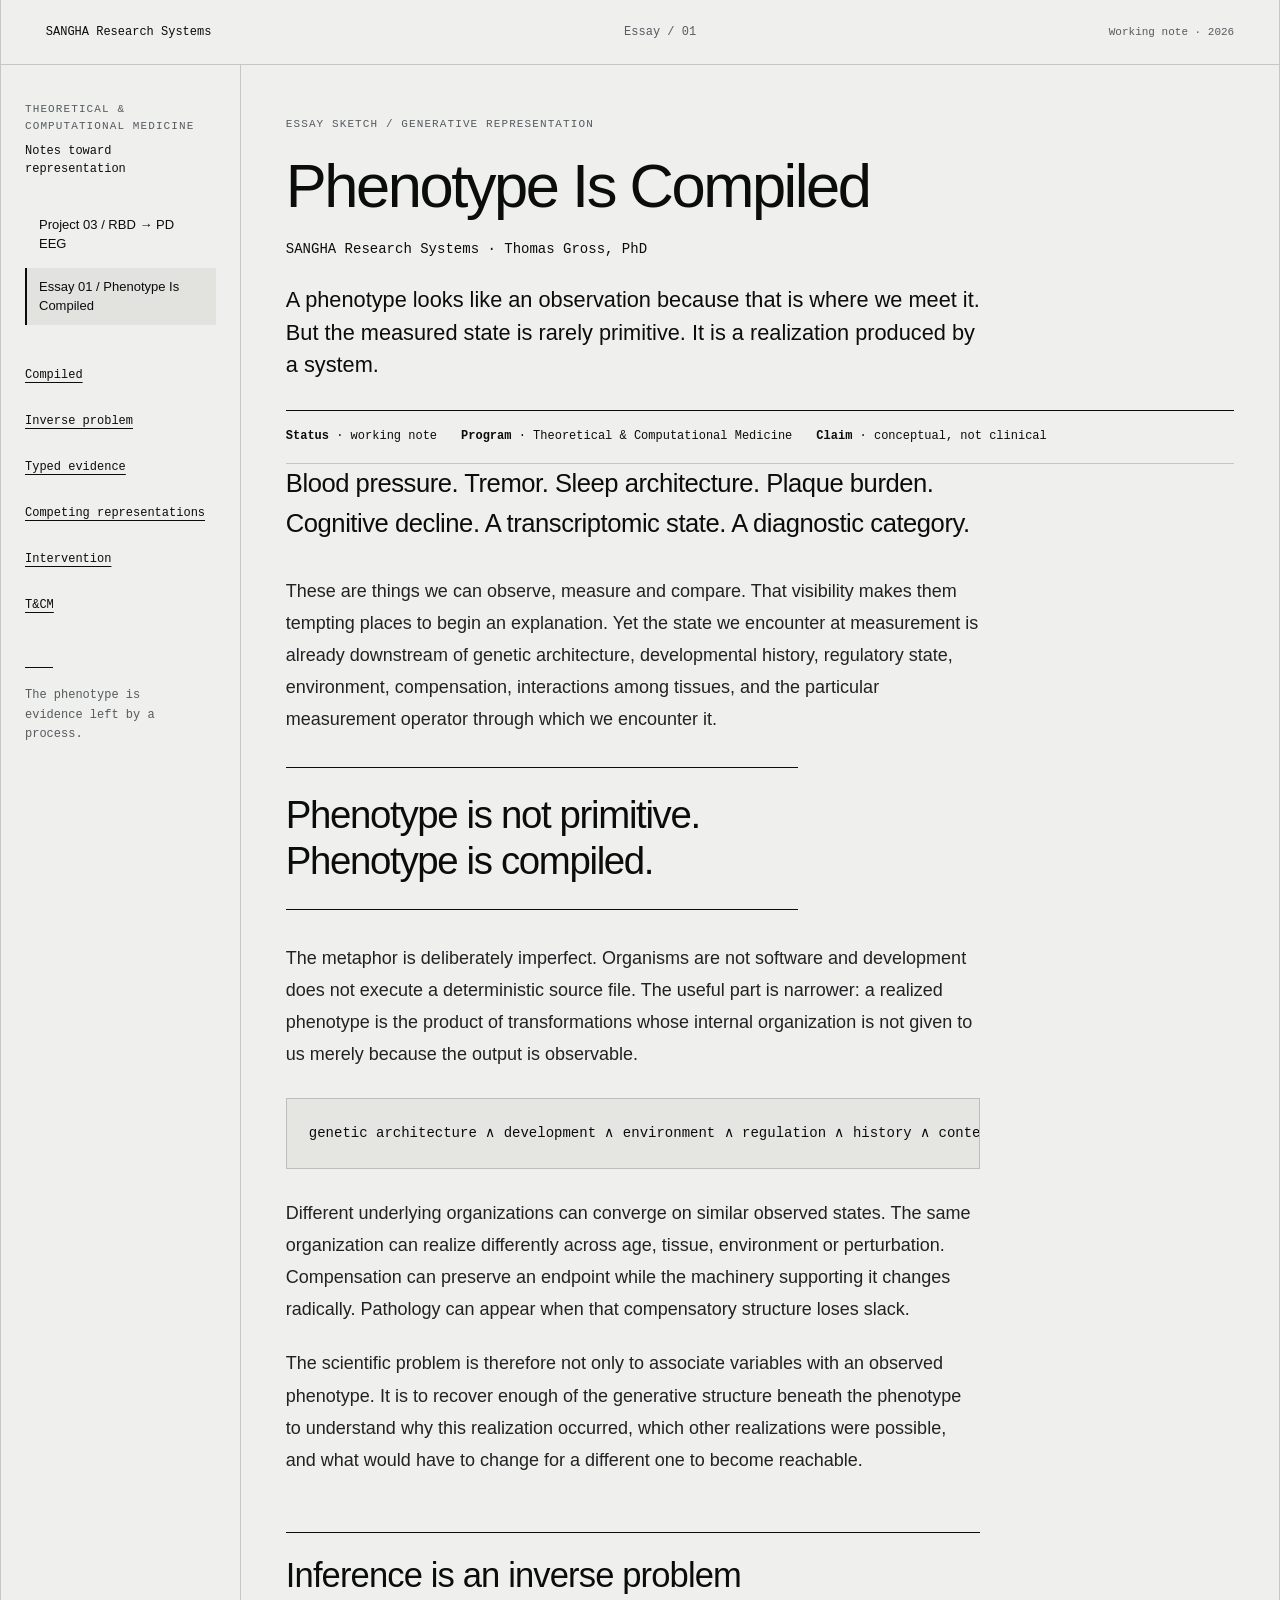
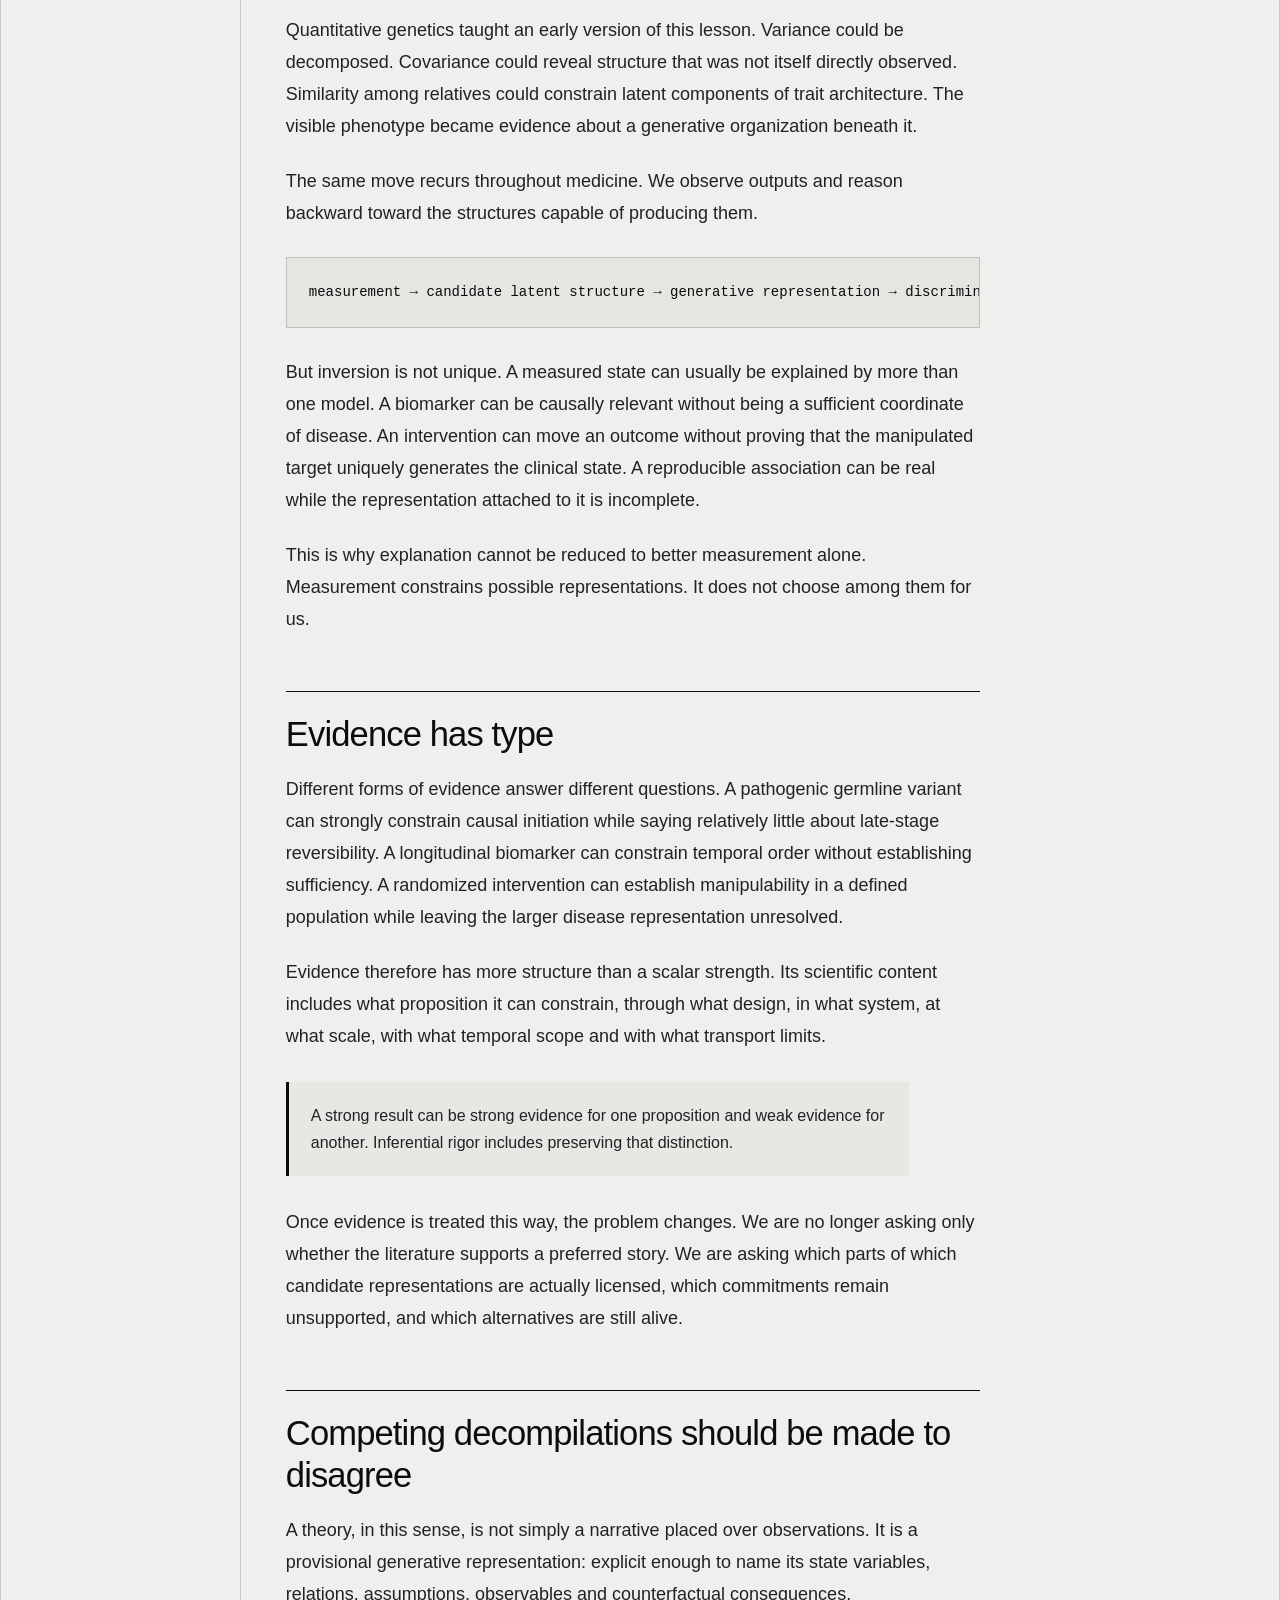
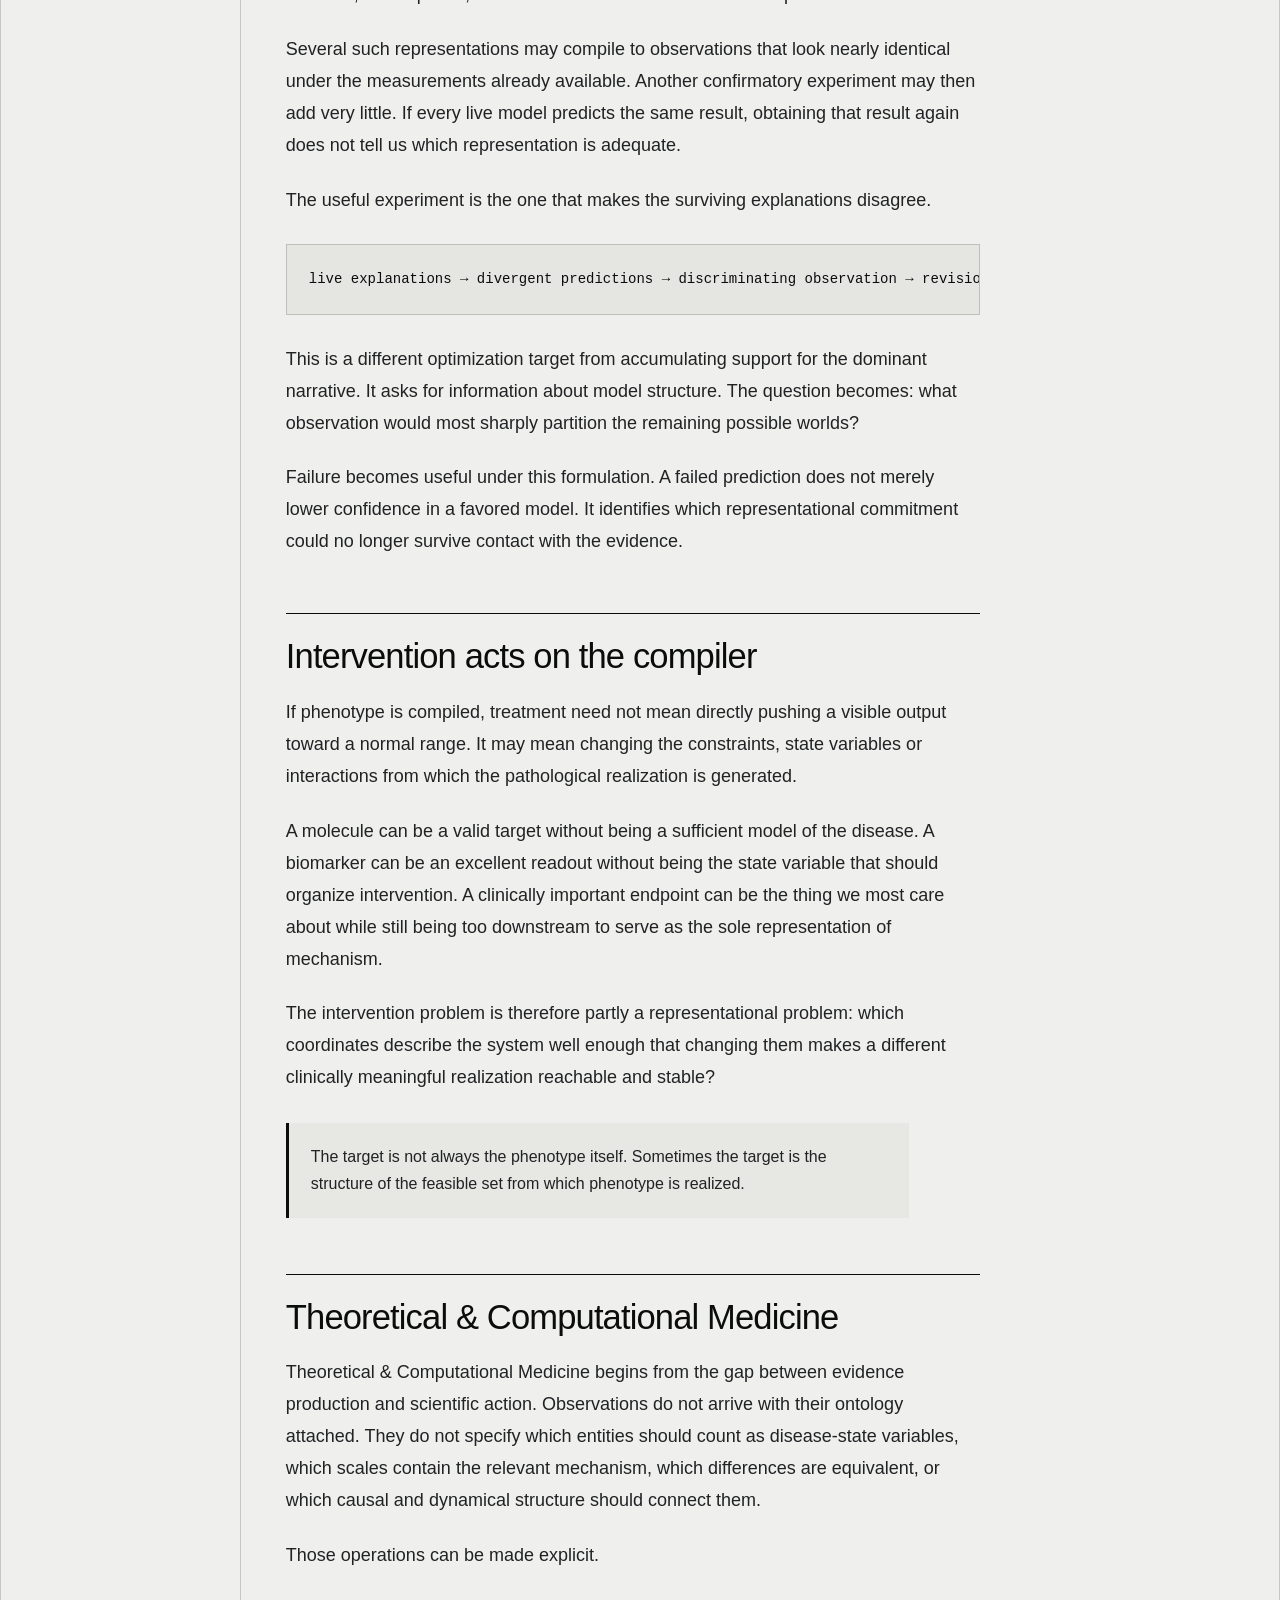
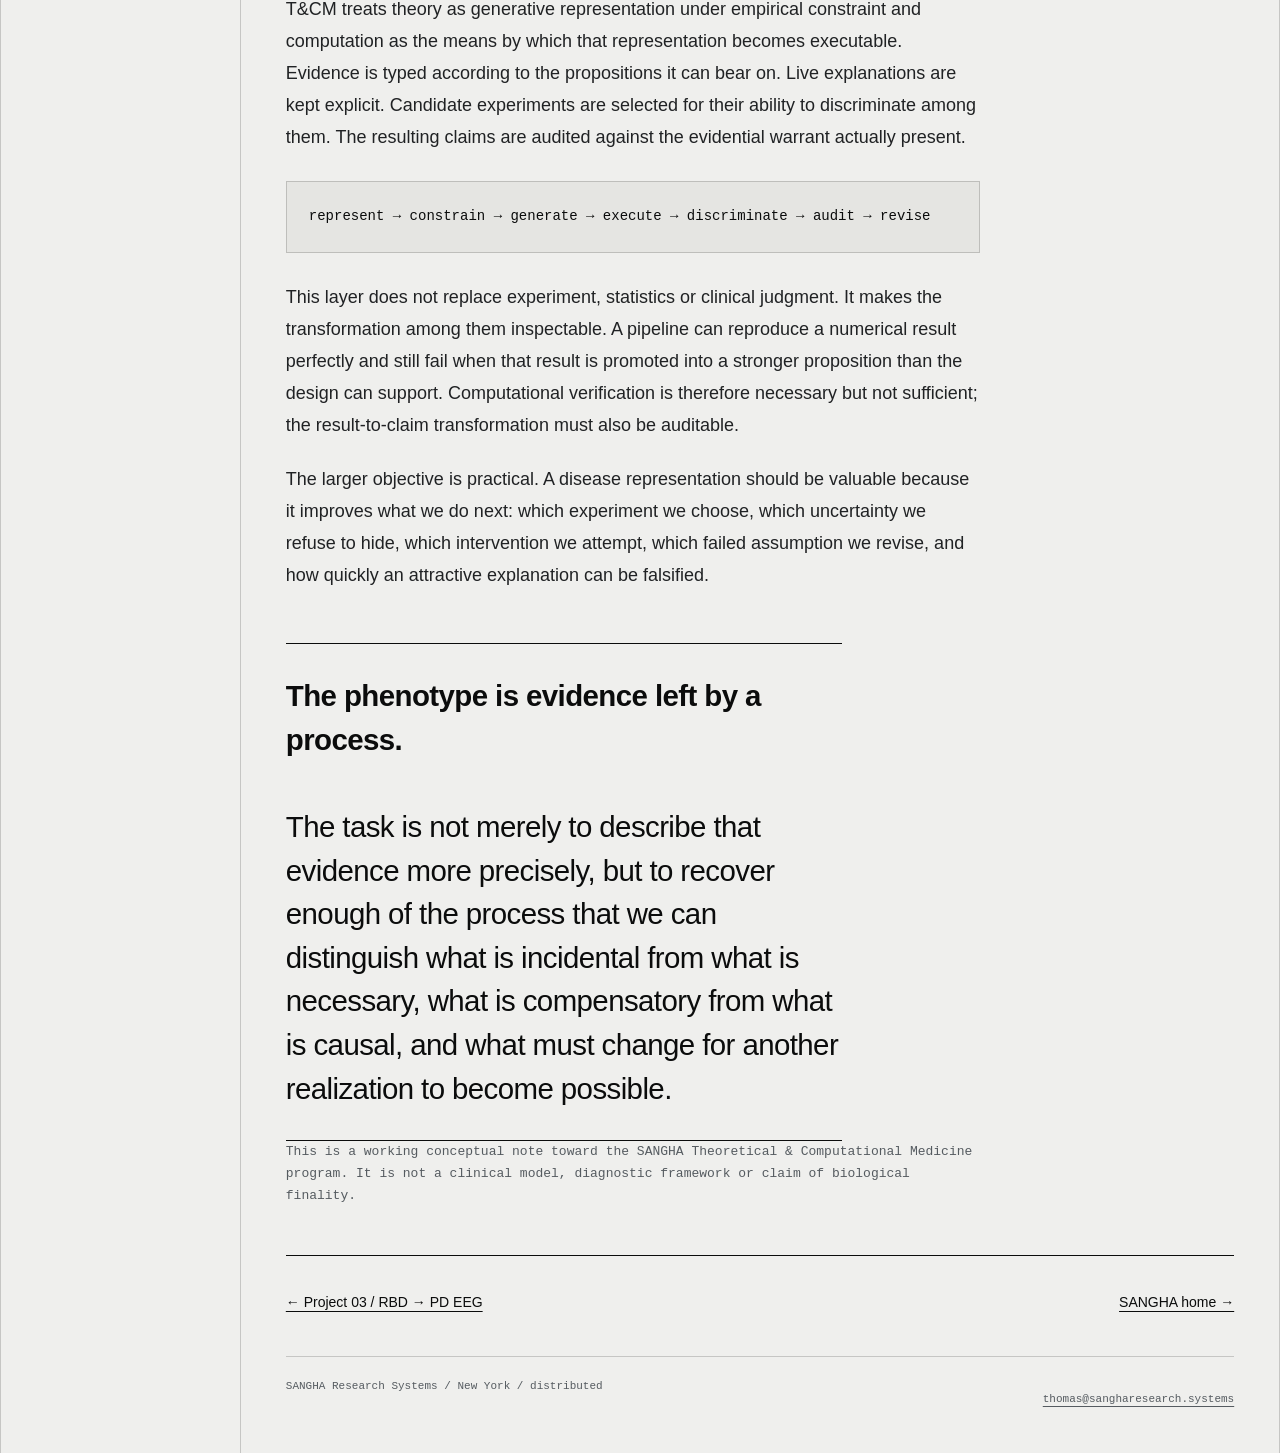
<file: public/essays/phenotype-is-compiled.html>
<!doctype html>
<html lang="en">
<head>
  <meta charset="utf-8" />
  <meta name="viewport" content="width=device-width, initial-scale=1" />
  <meta name="description" content="Phenotype Is Compiled — a working essay on generative structure, inverse inference, and Theoretical & Computational Medicine." />
  <meta name="theme-color" content="#efefed" />
  <link rel="icon" href="../assets/sangha-icon.svg" type="image/svg+xml" />
  <link rel="canonical" href="https://sangharesearch.systems/essays/phenotype-is-compiled.html" />
  <title>Phenotype Is Compiled — SANGHA Research Systems</title>
  <link rel="stylesheet" href="../assets/projects.css" />
  <style>
    .essay-body{max-width:78ch}
    .essay-body p{font:400 18px/1.78 var(--sans);margin:0 0 1.25em;color:#202224}
    .essay-body p.lead{font-size:clamp(21px,2vw,28px);line-height:1.55;letter-spacing:-.018em;color:var(--ink)}
    .essay-body h2{margin:56px 0 18px;padding-top:22px;border-top:1px solid var(--ink);font-size:clamp(25px,2.7vw,36px);line-height:1.2;font-weight:400;letter-spacing:-.025em}
    .essay-body h3{margin:34px 0 12px;font-size:20px;line-height:1.35;font-weight:500}
    .thesis{margin:32px 0;padding:24px 0;border-top:1px solid var(--ink);border-bottom:1px solid var(--ink);font-size:clamp(26px,3vw,42px);line-height:1.2;letter-spacing:-.035em;max-width:24ch}
    .equation{margin:28px 0;padding:22px;border:1px solid var(--hair);background:#e5e5e2;overflow:auto;font:500 14px/1.8 var(--mono);white-space:nowrap}
    .aside{margin:30px 0;padding:20px 22px;border-left:3px solid var(--ink);background:#e7e7e4;max-width:70ch}
    .aside p{margin:0;font:400 16px/1.7 var(--sans)}
    .coda{margin-top:52px;padding:30px 0;border-top:1px solid var(--ink);border-bottom:1px solid var(--ink);font-size:clamp(22px,2.3vw,32px);line-height:1.48;letter-spacing:-.02em;max-width:34ch}
    .small{font:400 13px/1.7 var(--mono)!important;color:var(--muted)!important}
    @media(max-width:760px){.essay-body p{font-size:17px}.equation{font-size:12px}.thesis{font-size:30px}}
  </style>
</head>
<body>
<a class="skip-link" href="#content">Skip to essay</a>
<main class="shell">
  <header class="topbar">
    <a href="../index.html" style="text-decoration:none">SANGHA Research Systems</a>
    <div class="center">Essay / 01</div>
    <div class="right">Working note · 2026</div>
  </header>

  <section class="project">
    <aside class="rail">
      <div><div class="eyebrow">Theoretical & Computational Medicine</div><div class="index">Notes toward representation</div></div>
      <nav class="project-nav" aria-label="SANGHA work">
        <a href="../projects/rbd-pd-eeg-geometry.html">Project 03 / RBD → PD EEG</a>
        <a href="phenotype-is-compiled.html" aria-current="page">Essay 01 / Phenotype Is Compiled</a>
      </nav>
      <nav class="section-nav" aria-label="On this page">
        <a href="#compiled">Compiled</a>
        <a href="#inverse">Inverse problem</a>
        <a href="#typed">Typed evidence</a>
        <a href="#decompilations">Competing representations</a>
        <a href="#intervention">Intervention</a>
        <a href="#tandcm">T&CM</a>
      </nav>
      <div class="rail-bottom"><span class="rule"></span>The phenotype is evidence left by a process.</div>
    </aside>

    <article class="content" id="content" tabindex="-1">
      <div class="hero">
        <div class="kicker">Essay sketch / generative representation</div>
        <h1>Phenotype Is Compiled</h1>
        <div class="collab">SANGHA Research Systems · Thomas Gross, PhD</div>
        <p class="dek">A phenotype looks like an observation because that is where we meet it. But the measured state is rarely primitive. It is a realization produced by a system.</p>
        <div class="statusline"><span><strong>Status</strong> · working note</span><span><strong>Program</strong> · Theoretical & Computational Medicine</span><span><strong>Claim</strong> · conceptual, not clinical</span></div>
      </div>

      <div class="essay-body">
        <section id="compiled">
          <p class="lead">Blood pressure. Tremor. Sleep architecture. Plaque burden. Cognitive decline. A transcriptomic state. A diagnostic category.</p>
          <p>These are things we can observe, measure and compare. That visibility makes them tempting places to begin an explanation. Yet the state we encounter at measurement is already downstream of genetic architecture, developmental history, regulatory state, environment, compensation, interactions among tissues, and the particular measurement operator through which we encounter it.</p>

          <div class="thesis">Phenotype is not primitive. Phenotype is compiled.</div>

          <p>The metaphor is deliberately imperfect. Organisms are not software and development does not execute a deterministic source file. The useful part is narrower: a realized phenotype is the product of transformations whose internal organization is not given to us merely because the output is observable.</p>

          <div class="equation">genetic architecture ∧ development ∧ environment ∧ regulation ∧ history ∧ context → realized state → measurement</div>

          <p>Different underlying organizations can converge on similar observed states. The same organization can realize differently across age, tissue, environment or perturbation. Compensation can preserve an endpoint while the machinery supporting it changes radically. Pathology can appear when that compensatory structure loses slack.</p>

          <p>The scientific problem is therefore not only to associate variables with an observed phenotype. It is to recover enough of the generative structure beneath the phenotype to understand why this realization occurred, which other realizations were possible, and what would have to change for a different one to become reachable.</p>
        </section>

        <section id="inverse">
          <h2>Inference is an inverse problem</h2>
          <p>Quantitative genetics taught an early version of this lesson. Variance could be decomposed. Covariance could reveal structure that was not itself directly observed. Similarity among relatives could constrain latent components of trait architecture. The visible phenotype became evidence about a generative organization beneath it.</p>

          <p>The same move recurs throughout medicine. We observe outputs and reason backward toward the structures capable of producing them.</p>

          <div class="equation">measurement → candidate latent structure → generative representation → discriminating prediction</div>

          <p>But inversion is not unique. A measured state can usually be explained by more than one model. A biomarker can be causally relevant without being a sufficient coordinate of disease. An intervention can move an outcome without proving that the manipulated target uniquely generates the clinical state. A reproducible association can be real while the representation attached to it is incomplete.</p>

          <p>This is why explanation cannot be reduced to better measurement alone. Measurement constrains possible representations. It does not choose among them for us.</p>
        </section>

        <section id="typed">
          <h2>Evidence has type</h2>
          <p>Different forms of evidence answer different questions. A pathogenic germline variant can strongly constrain causal initiation while saying relatively little about late-stage reversibility. A longitudinal biomarker can constrain temporal order without establishing sufficiency. A randomized intervention can establish manipulability in a defined population while leaving the larger disease representation unresolved.</p>

          <p>Evidence therefore has more structure than a scalar strength. Its scientific content includes what proposition it can constrain, through what design, in what system, at what scale, with what temporal scope and with what transport limits.</p>

          <div class="aside"><p>A strong result can be strong evidence for one proposition and weak evidence for another. Inferential rigor includes preserving that distinction.</p></div>

          <p>Once evidence is treated this way, the problem changes. We are no longer asking only whether the literature supports a preferred story. We are asking which parts of which candidate representations are actually licensed, which commitments remain unsupported, and which alternatives are still alive.</p>
        </section>

        <section id="decompilations">
          <h2>Competing decompilations should be made to disagree</h2>
          <p>A theory, in this sense, is not simply a narrative placed over observations. It is a provisional generative representation: explicit enough to name its state variables, relations, assumptions, observables and counterfactual consequences.</p>

          <p>Several such representations may compile to observations that look nearly identical under the measurements already available. Another confirmatory experiment may then add very little. If every live model predicts the same result, obtaining that result again does not tell us which representation is adequate.</p>

          <p>The useful experiment is the one that makes the surviving explanations disagree.</p>

          <div class="equation">live explanations → divergent predictions → discriminating observation → revision</div>

          <p>This is a different optimization target from accumulating support for the dominant narrative. It asks for information about model structure. The question becomes: what observation would most sharply partition the remaining possible worlds?</p>

          <p>Failure becomes useful under this formulation. A failed prediction does not merely lower confidence in a favored model. It identifies which representational commitment could no longer survive contact with the evidence.</p>
        </section>

        <section id="intervention">
          <h2>Intervention acts on the compiler</h2>
          <p>If phenotype is compiled, treatment need not mean directly pushing a visible output toward a normal range. It may mean changing the constraints, state variables or interactions from which the pathological realization is generated.</p>

          <p>A molecule can be a valid target without being a sufficient model of the disease. A biomarker can be an excellent readout without being the state variable that should organize intervention. A clinically important endpoint can be the thing we most care about while still being too downstream to serve as the sole representation of mechanism.</p>

          <p>The intervention problem is therefore partly a representational problem: which coordinates describe the system well enough that changing them makes a different clinically meaningful realization reachable and stable?</p>

          <div class="aside"><p>The target is not always the phenotype itself. Sometimes the target is the structure of the feasible set from which phenotype is realized.</p></div>
        </section>

        <section id="tandcm">
          <h2>Theoretical & Computational Medicine</h2>
          <p>Theoretical & Computational Medicine begins from the gap between evidence production and scientific action. Observations do not arrive with their ontology attached. They do not specify which entities should count as disease-state variables, which scales contain the relevant mechanism, which differences are equivalent, or which causal and dynamical structure should connect them.</p>

          <p>Those operations can be made explicit.</p>

          <p>T&CM treats theory as generative representation under empirical constraint and computation as the means by which that representation becomes executable. Evidence is typed according to the propositions it can bear on. Live explanations are kept explicit. Candidate experiments are selected for their ability to discriminate among them. The resulting claims are audited against the evidential warrant actually present.</p>

          <div class="equation">represent → constrain → generate → execute → discriminate → audit → revise</div>

          <p>This layer does not replace experiment, statistics or clinical judgment. It makes the transformation among them inspectable. A pipeline can reproduce a numerical result perfectly and still fail when that result is promoted into a stronger proposition than the design can support. Computational verification is therefore necessary but not sufficient; the result-to-claim transformation must also be auditable.</p>

          <p>The larger objective is practical. A disease representation should be valuable because it improves what we do next: which experiment we choose, which uncertainty we refuse to hide, which intervention we attempt, which failed assumption we revise, and how quickly an attractive explanation can be falsified.</p>

          <div class="coda"><strong>The phenotype is evidence left by a process.</strong><br><br>The task is not merely to describe that evidence more precisely, but to recover enough of the process that we can distinguish what is incidental from what is necessary, what is compensatory from what is causal, and what must change for another realization to become possible.</div>

          <p class="small">This is a working conceptual note toward the SANGHA Theoretical & Computational Medicine program. It is not a clinical model, diagnostic framework or claim of biological finality.</p>
        </section>
      </div>

      <nav class="project-pagination" aria-label="More SANGHA work"><a href="../projects/rbd-pd-eeg-geometry.html">← Project 03 / RBD → PD EEG</a><a href="../index.html">SANGHA home →</a></nav>
      <footer class="footer"><span>SANGHA Research Systems / New York / distributed</span><a href="mailto:thomas@sangharesearch.systems">thomas@sangharesearch.systems</a></footer>
    </article>
  </section>
</main>
</body>
</html>
</file>
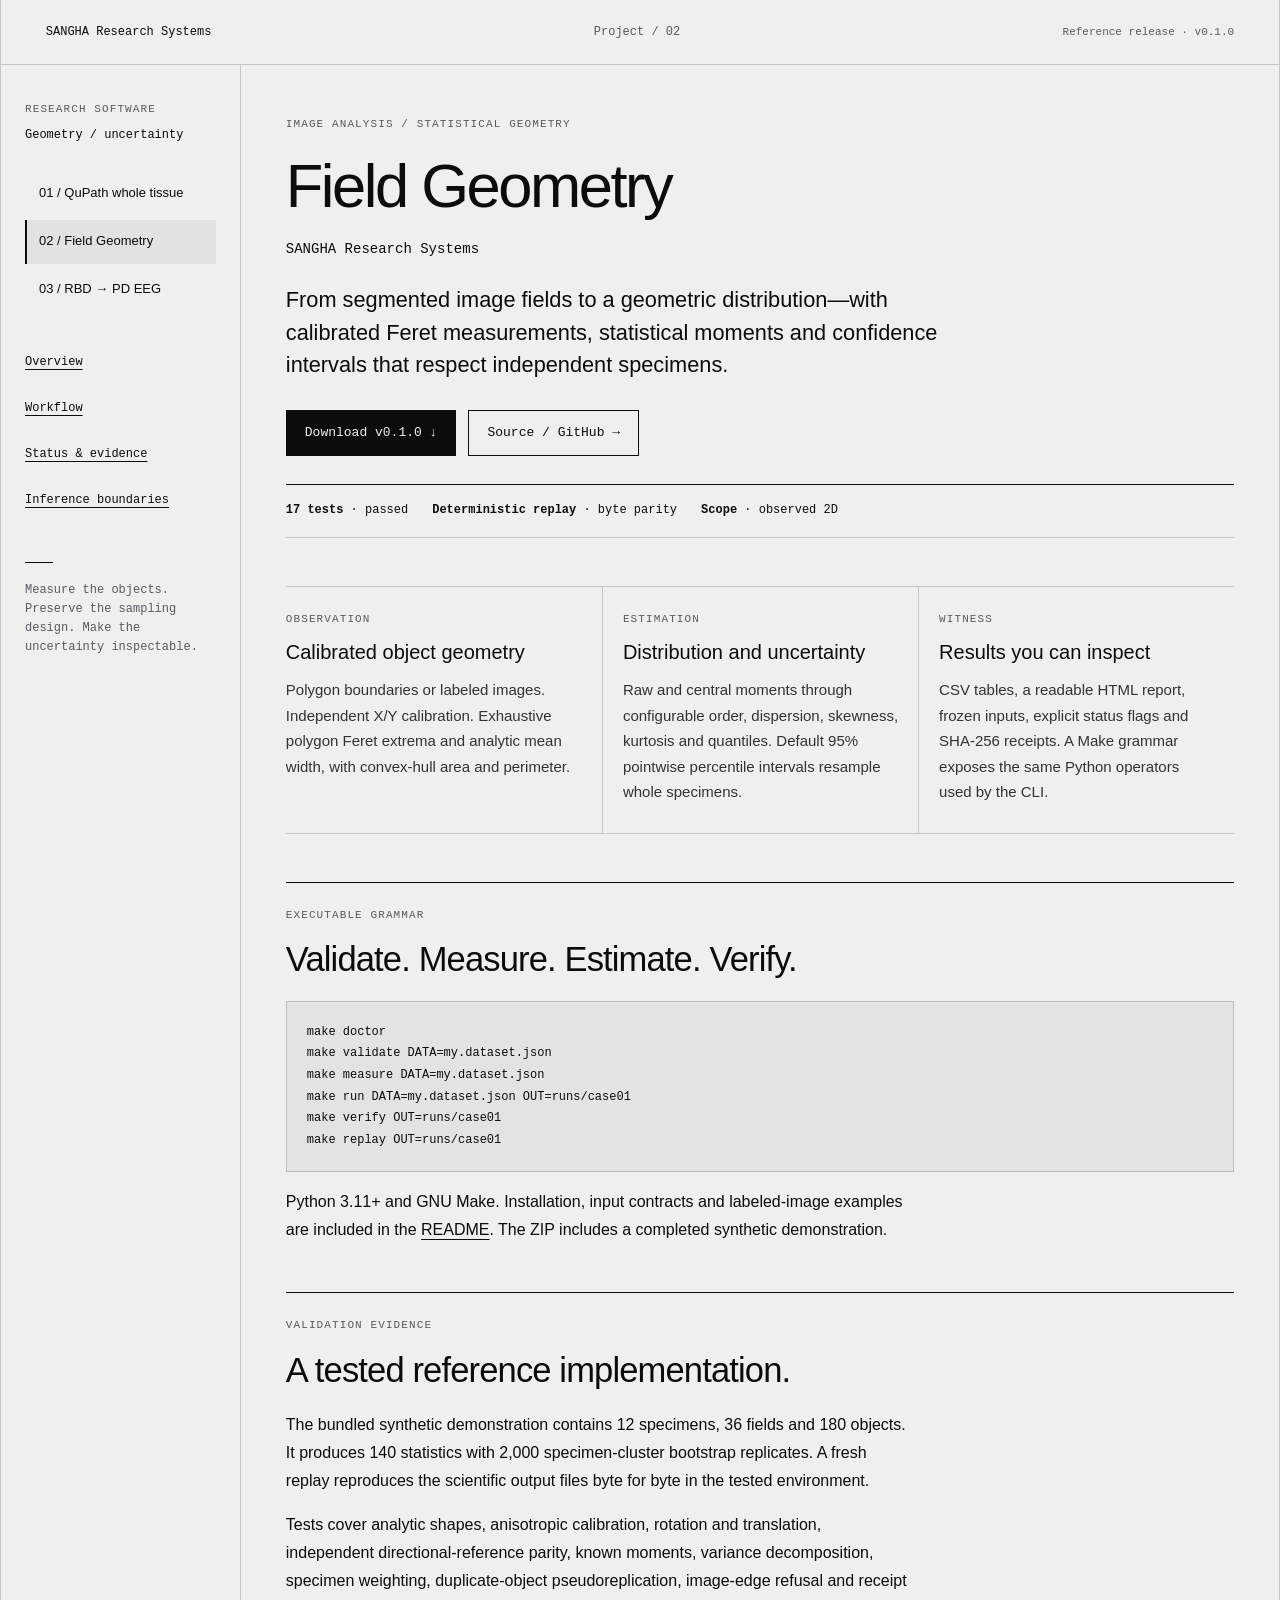
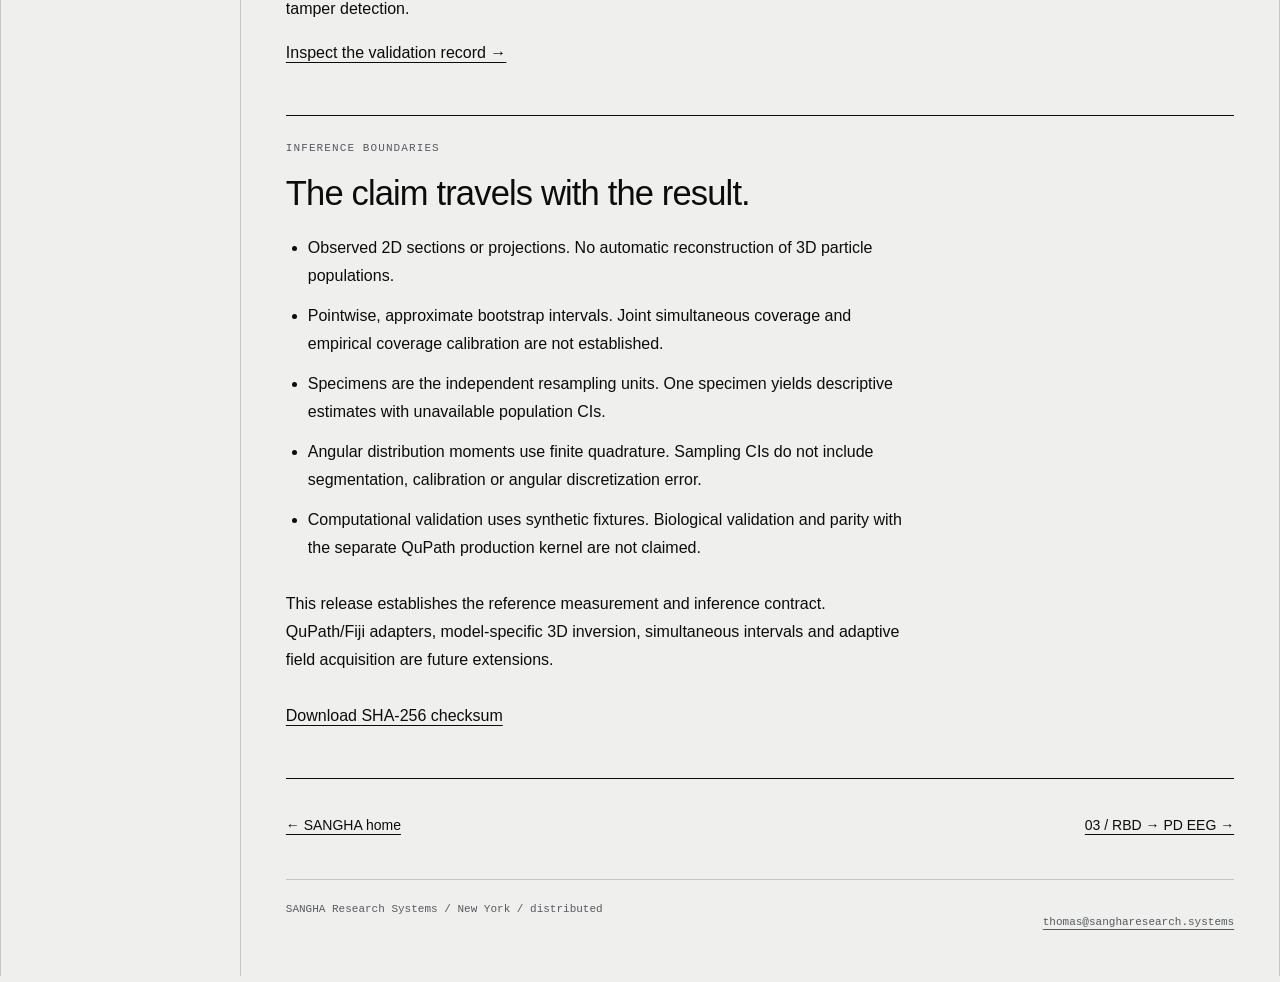
<file: public/projects/field-geometry.html>
<!doctype html>
<html lang="en"><head><meta charset="utf-8"><meta name="viewport" content="width=device-width,initial-scale=1">
<title>Field Geometry — SANGHA Research Systems</title>
<meta name="description" content="Reproducible Feret geometry, statistical moments and specimen-clustered confidence intervals. Python software with a Make grammar, validation tests and provenance receipts.">
<meta name="theme-color" content="#efefed"><link rel="icon" href="../assets/sangha-icon.svg" type="image/svg+xml">
<link rel="canonical" href="https://sangharesearch.systems/projects/field-geometry.html">
<link rel="stylesheet" href="../assets/projects.css"></head><body>
<a class="skip-link" href="#content">Skip to project content</a><main class="shell">
<header class="topbar"><a href="../index.html" style="text-decoration:none">SANGHA Research Systems</a><div class="center">Project / 02</div><div class="right">Reference release · v0.1.0</div></header>
<section class="project"><aside class="rail"><div><div class="eyebrow">Research software</div><div class="index">Geometry / uncertainty</div></div><nav class="project-nav" aria-label="Projects"><a href="qupath-adaptive-whole-tissue.html">01 / QuPath whole tissue</a><a href="field-geometry.html" aria-current="page">02 / Field Geometry</a><a href="rbd-pd-eeg-geometry.html">03 / RBD → PD EEG</a></nav><nav class="section-nav" aria-label="On this page"><a href="#overview">Overview</a><a href="#workflow">Workflow</a><a href="#evidence">Status & evidence</a><a href="#boundaries">Inference boundaries</a></nav><div class="rail-bottom"><span class="rule"></span>Measure the objects. Preserve the sampling design. Make the uncertainty inspectable.</div></aside>
<article class="content" id="content" tabindex="-1"><div class="hero" id="overview"><div class="kicker">Image analysis / statistical geometry</div><h1>Field Geometry</h1><div class="collab">SANGHA Research Systems</div>
<p class="dek">From segmented image fields to a geometric distribution—with calibrated Feret measurements, statistical moments and confidence intervals that respect independent specimens.</p>
<div class="actions"><a href="../downloads/field-geometry/SANGHA_Field_Geometry_v0.1.0.zip" download>Download v0.1.0 ↓</a><a href="https://github.com/brsjjdrby8-source/sangha-research-systems/tree/main/software/field-geometry">Source / GitHub →</a></div>
<div class="statusline"><span><strong>17 tests</strong> · passed</span><span><strong>Deterministic replay</strong> · byte parity</span><span><strong>Scope</strong> · observed 2D</span></div></div>
<section class="grid" aria-label="Software capabilities"><div class="cell"><div class="label">Observation</div><h2>Calibrated object geometry</h2><p>Polygon boundaries or labeled images. Independent X/Y calibration. Exhaustive polygon Feret extrema and analytic mean width, with convex-hull area and perimeter.</p></div><div class="cell"><div class="label">Estimation</div><h2>Distribution and uncertainty</h2><p>Raw and central moments through configurable order, dispersion, skewness, kurtosis and quantiles. Default 95% pointwise percentile intervals resample whole specimens.</p></div><div class="cell"><div class="label">Witness</div><h2>Results you can inspect</h2><p>CSV tables, a readable HTML report, frozen inputs, explicit status flags and SHA-256 receipts. A Make grammar exposes the same Python operators used by the CLI.</p></div></section>
<section class="flow" id="workflow"><div class="label">Executable grammar</div><h2 class="section-title">Validate. Measure. Estimate. Verify.</h2><pre><code>make doctor
make validate DATA=my.dataset.json
make measure DATA=my.dataset.json
make run DATA=my.dataset.json OUT=runs/case01
make verify OUT=runs/case01
make replay OUT=runs/case01</code></pre><p class="detail">Python 3.11+ and GNU Make. Installation, input contracts and labeled-image examples are included in the <a href="https://github.com/brsjjdrby8-source/sangha-research-systems/blob/main/software/field-geometry/README.md">README</a>. The ZIP includes a completed synthetic demonstration.</p></section>
<section class="flow" id="evidence"><div class="label">Validation evidence</div><h2 class="section-title">A tested reference implementation.</h2><p class="detail">The bundled synthetic demonstration contains 12 specimens, 36 fields and 180 objects. It produces 140 statistics with 2,000 specimen-cluster bootstrap replicates. A fresh replay reproduces the scientific output files byte for byte in the tested environment.</p><p class="detail">Tests cover analytic shapes, anisotropic calibration, rotation and translation, independent directional-reference parity, known moments, variance decomposition, specimen weighting, duplicate-object pseudoreplication, image-edge refusal and receipt tamper detection.</p><p class="detail"><a href="https://github.com/brsjjdrby8-source/sangha-research-systems/tree/main/software/field-geometry/validation">Inspect the validation record →</a></p></section>
<section class="flow" id="boundaries"><div class="label">Inference boundaries</div><h2 class="section-title">The claim travels with the result.</h2><ul class="detail"><li>Observed 2D sections or projections. No automatic reconstruction of 3D particle populations.</li><li>Pointwise, approximate bootstrap intervals. Joint simultaneous coverage and empirical coverage calibration are not established.</li><li>Specimens are the independent resampling units. One specimen yields descriptive estimates with unavailable population CIs.</li><li>Angular distribution moments use finite quadrature. Sampling CIs do not include segmentation, calibration or angular discretization error.</li><li>Computational validation uses synthetic fixtures. Biological validation and parity with the separate QuPath production kernel are not claimed.</li></ul></section>
<p class="note">This release establishes the reference measurement and inference contract. QuPath/Fiji adapters, model-specific 3D inversion, simultaneous intervals and adaptive field acquisition are future extensions.</p>
<p class="note"><a href="../downloads/field-geometry/SANGHA_Field_Geometry_v0.1.0.zip.sha256">Download SHA-256 checksum</a></p>
<nav class="project-pagination" aria-label="More projects"><a href="../index.html">← SANGHA home</a><a href="rbd-pd-eeg-geometry.html">03 / RBD → PD EEG →</a></nav>
<footer class="footer"><span>SANGHA Research Systems / New York / distributed</span><a href="mailto:thomas@sangharesearch.systems">thomas@sangharesearch.systems</a></footer>
</article></section></main></body></html>
</file>
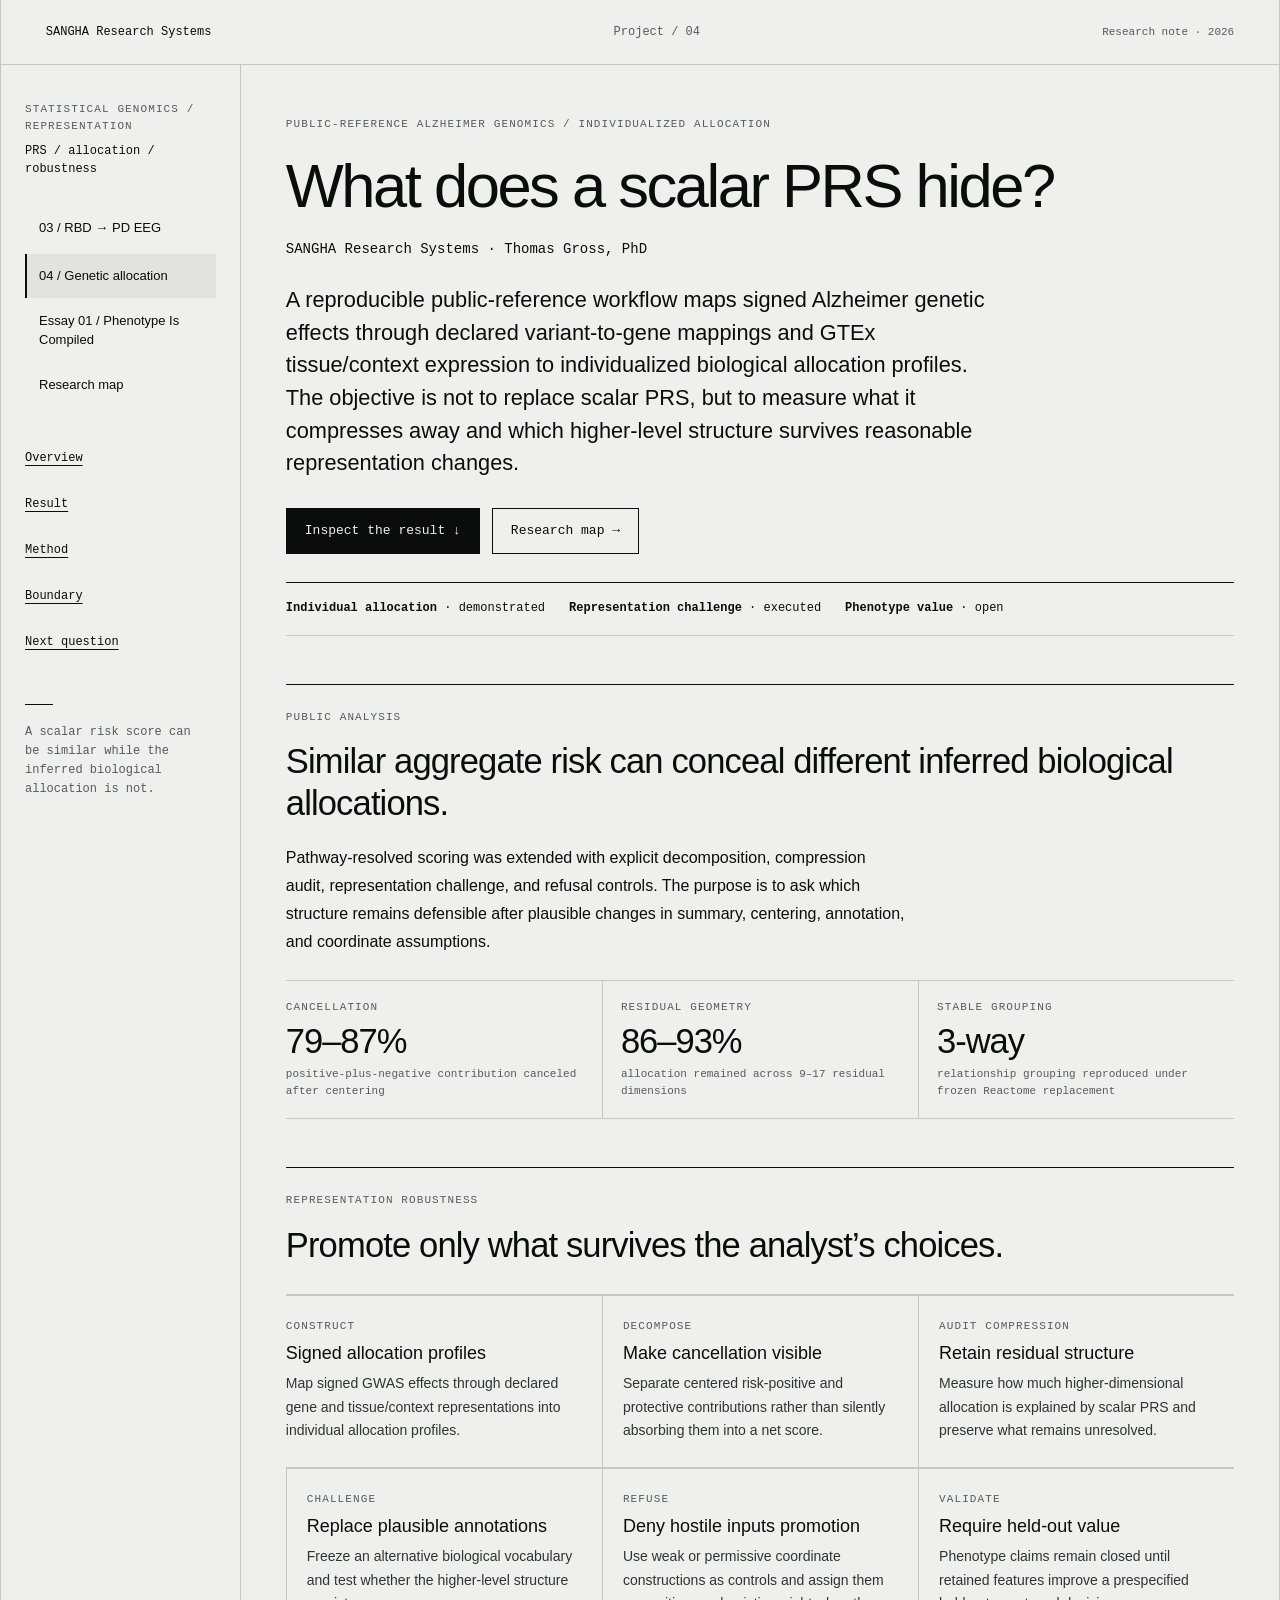
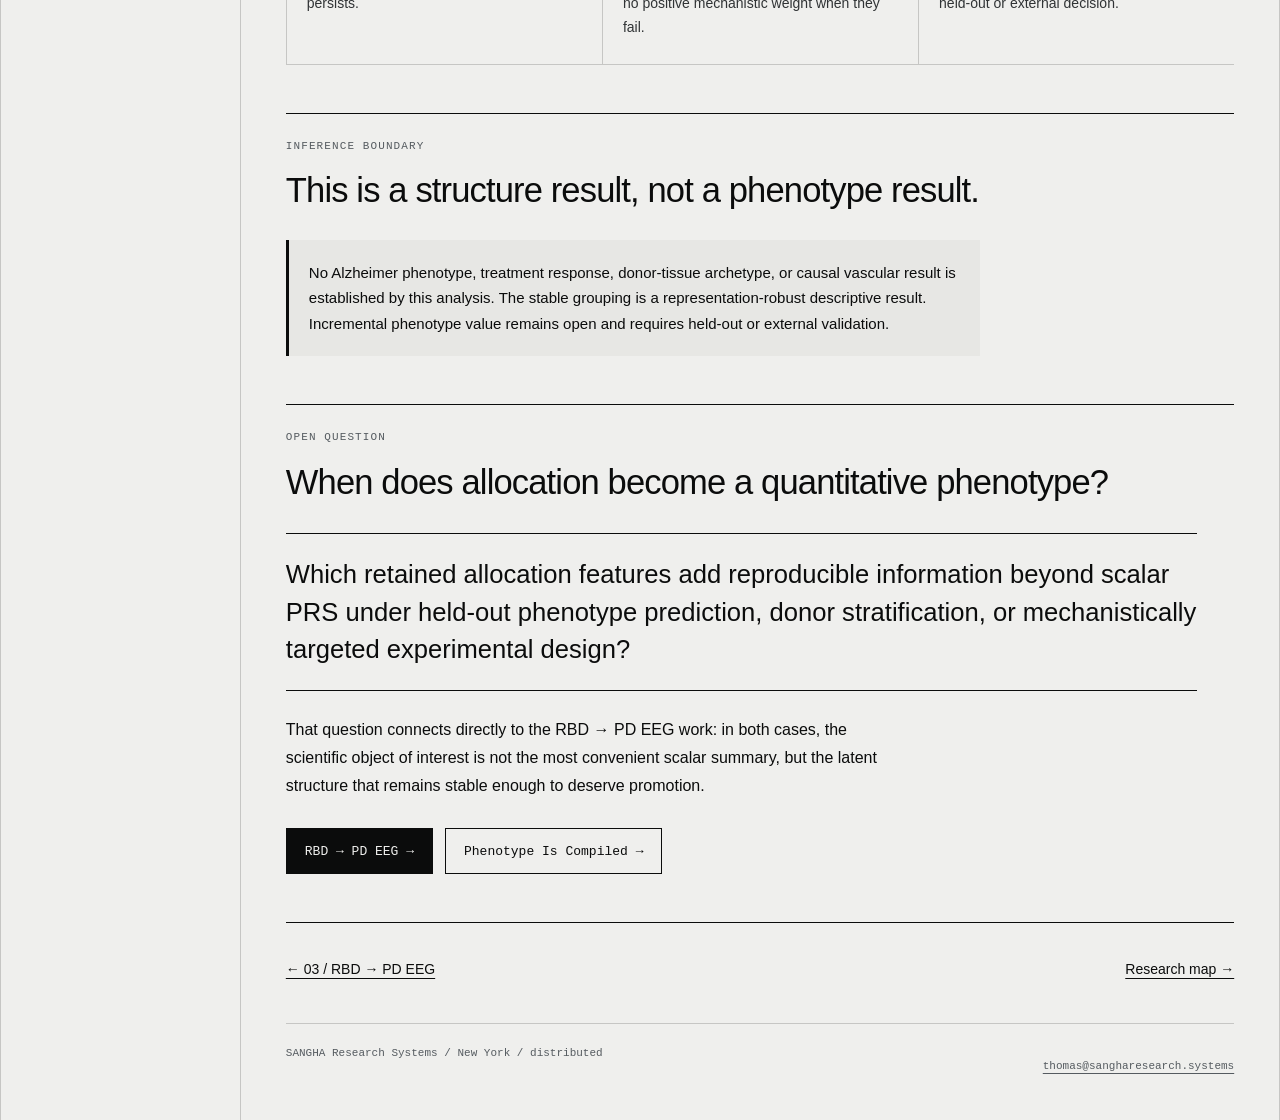
<file: public/projects/genetic-allocation.html>
<!doctype html>
<html lang="en">
<head>
<meta charset="utf-8" />
<meta name="viewport" content="width=device-width,initial-scale=1" />
<meta name="description" content="Individualized genetic allocation — pathway-resolved Alzheimer genetic scoring and representation robustness." />
<meta name="theme-color" content="#efefed" />
<link rel="icon" href="../assets/sangha-icon.svg" type="image/svg+xml" />
<link rel="stylesheet" href="../assets/projects.css" />
<title>Individualized Genetic Allocation — SANGHA Research Systems</title>
<style>
.metrics{margin-top:24px;display:grid;grid-template-columns:repeat(3,minmax(0,1fr));border-top:1px solid var(--hair);border-bottom:1px solid var(--hair)}.metric{padding:18px 18px 18px 0}.metric+.metric{padding-left:18px;border-left:1px solid var(--hair)}.metric .value{margin-top:8px;font:400 clamp(25px,2.7vw,38px)/1 var(--sans);letter-spacing:-.03em}.metric .sub{margin-top:8px;font:400 11px/1.55 var(--mono);color:var(--muted)}.steps{display:grid;grid-template-columns:repeat(3,minmax(0,1fr));margin-top:28px;border-top:1px solid var(--hair)}.step{padding:22px 20px 24px 0;border-bottom:1px solid var(--hair)}.step+.step{padding-left:20px;border-left:1px solid var(--hair)}.step h3{font-size:18px;font-weight:500;margin:8px 0}.step p{font-size:14px;line-height:1.7;color:#303335;margin:0}.boundary{margin-top:28px;padding:20px;border-left:3px solid var(--ink);background:#e7e7e4;max-width:78ch}.boundary p{margin:0;font-size:15px;line-height:1.7}.question{margin-top:30px;padding:22px 0;border-top:1px solid var(--ink);border-bottom:1px solid var(--ink);font-size:clamp(20px,2vw,28px);line-height:1.45;max-width:64ch}@media(max-width:900px){.metrics,.steps{grid-template-columns:1fr}.metric+.metric,.step+.step{border-left:0;border-top:1px solid var(--hair);padding-left:0}}
</style>
</head>
<body><a class="skip-link" href="#content">Skip to project content</a><main class="shell"><header class="topbar"><a href="../index.html" style="text-decoration:none">SANGHA Research Systems</a><div class="center">Project / 04</div><div class="right">Research note · 2026</div></header><section class="project"><aside class="rail"><div><div class="eyebrow">Statistical genomics / representation</div><div class="index">PRS / allocation / robustness</div></div><nav class="project-nav"><a href="rbd-pd-eeg-geometry.html">03 / RBD → PD EEG</a><a href="genetic-allocation.html" aria-current="page">04 / Genetic allocation</a><a href="../essays/phenotype-is-compiled.html">Essay 01 / Phenotype Is Compiled</a><a href="../research.html">Research map</a></nav><nav class="section-nav"><a href="#overview">Overview</a><a href="#result">Result</a><a href="#method">Method</a><a href="#boundary">Boundary</a><a href="#next">Next question</a></nav><div class="rail-bottom"><span class="rule"></span>A scalar risk score can be similar while the inferred biological allocation is not.</div></aside><article class="content" id="content" tabindex="-1">
<div class="hero" id="overview"><div class="kicker">Public-reference Alzheimer genomics / individualized allocation</div><h1>What does a scalar PRS hide?</h1><div class="collab">SANGHA Research Systems · Thomas Gross, PhD</div><p class="dek">A reproducible public-reference workflow maps signed Alzheimer genetic effects through declared variant-to-gene mappings and GTEx tissue/context expression to individualized biological allocation profiles. The objective is not to replace scalar PRS, but to measure what it compresses away and which higher-level structure survives reasonable representation changes.</p><div class="actions"><a href="#result">Inspect the result ↓</a><a href="../research.html">Research map →</a></div><div class="statusline"><span><strong>Individual allocation</strong> · demonstrated</span><span><strong>Representation challenge</strong> · executed</span><span><strong>Phenotype value</strong> · open</span></div></div>
<section class="flow" id="result"><div class="label">Public analysis</div><h2 class="section-title">Similar aggregate risk can conceal different inferred biological allocations.</h2><p class="detail">Pathway-resolved scoring was extended with explicit decomposition, compression audit, representation challenge, and refusal controls. The purpose is to ask which structure remains defensible after plausible changes in summary, centering, annotation, and coordinate assumptions.</p><div class="metrics"><div class="metric"><div class="label">Cancellation</div><div class="value">79–87%</div><div class="sub">positive-plus-negative contribution canceled after centering</div></div><div class="metric"><div class="label">Residual geometry</div><div class="value">86–93%</div><div class="sub">allocation remained across 9–17 residual dimensions</div></div><div class="metric"><div class="label">Stable grouping</div><div class="value">3-way</div><div class="sub">relationship grouping reproduced under frozen Reactome replacement</div></div></div></section>
<section class="flow" id="method"><div class="label">Representation robustness</div><h2 class="section-title">Promote only what survives the analyst’s choices.</h2><div class="steps"><div class="step"><div class="label">Construct</div><h3>Signed allocation profiles</h3><p>Map signed GWAS effects through declared gene and tissue/context representations into individual allocation profiles.</p></div><div class="step"><div class="label">Decompose</div><h3>Make cancellation visible</h3><p>Separate centered risk-positive and protective contributions rather than silently absorbing them into a net score.</p></div><div class="step"><div class="label">Audit compression</div><h3>Retain residual structure</h3><p>Measure how much higher-dimensional allocation is explained by scalar PRS and preserve what remains unresolved.</p></div><div class="step"><div class="label">Challenge</div><h3>Replace plausible annotations</h3><p>Freeze an alternative biological vocabulary and test whether the higher-level structure persists.</p></div><div class="step"><div class="label">Refuse</div><h3>Deny hostile inputs promotion</h3><p>Use weak or permissive coordinate constructions as controls and assign them no positive mechanistic weight when they fail.</p></div><div class="step"><div class="label">Validate</div><h3>Require held-out value</h3><p>Phenotype claims remain closed until retained features improve a prespecified held-out or external decision.</p></div></div></section>
<section class="flow" id="boundary"><div class="label">Inference boundary</div><h2 class="section-title">This is a structure result, not a phenotype result.</h2><div class="boundary"><p>No Alzheimer phenotype, treatment response, donor-tissue archetype, or causal vascular result is established by this analysis. The stable grouping is a representation-robust descriptive result. Incremental phenotype value remains open and requires held-out or external validation.</p></div></section>
<section class="flow" id="next"><div class="label">Open question</div><h2 class="section-title">When does allocation become a quantitative phenotype?</h2><p class="question">Which retained allocation features add reproducible information beyond scalar PRS under held-out phenotype prediction, donor stratification, or mechanistically targeted experimental design?</p><p class="detail">That question connects directly to the RBD → PD EEG work: in both cases, the scientific object of interest is not the most convenient scalar summary, but the latent structure that remains stable enough to deserve promotion.</p><div class="actions"><a href="rbd-pd-eeg-geometry.html">RBD → PD EEG →</a><a href="../essays/phenotype-is-compiled.html">Phenotype Is Compiled →</a></div></section>
<nav class="project-pagination"><a href="rbd-pd-eeg-geometry.html">← 03 / RBD → PD EEG</a><a href="../research.html">Research map →</a></nav><footer class="footer"><span>SANGHA Research Systems / New York / distributed</span><a href="mailto:thomas@sangharesearch.systems">thomas@sangharesearch.systems</a></footer></article></section></main></body></html>
</file>
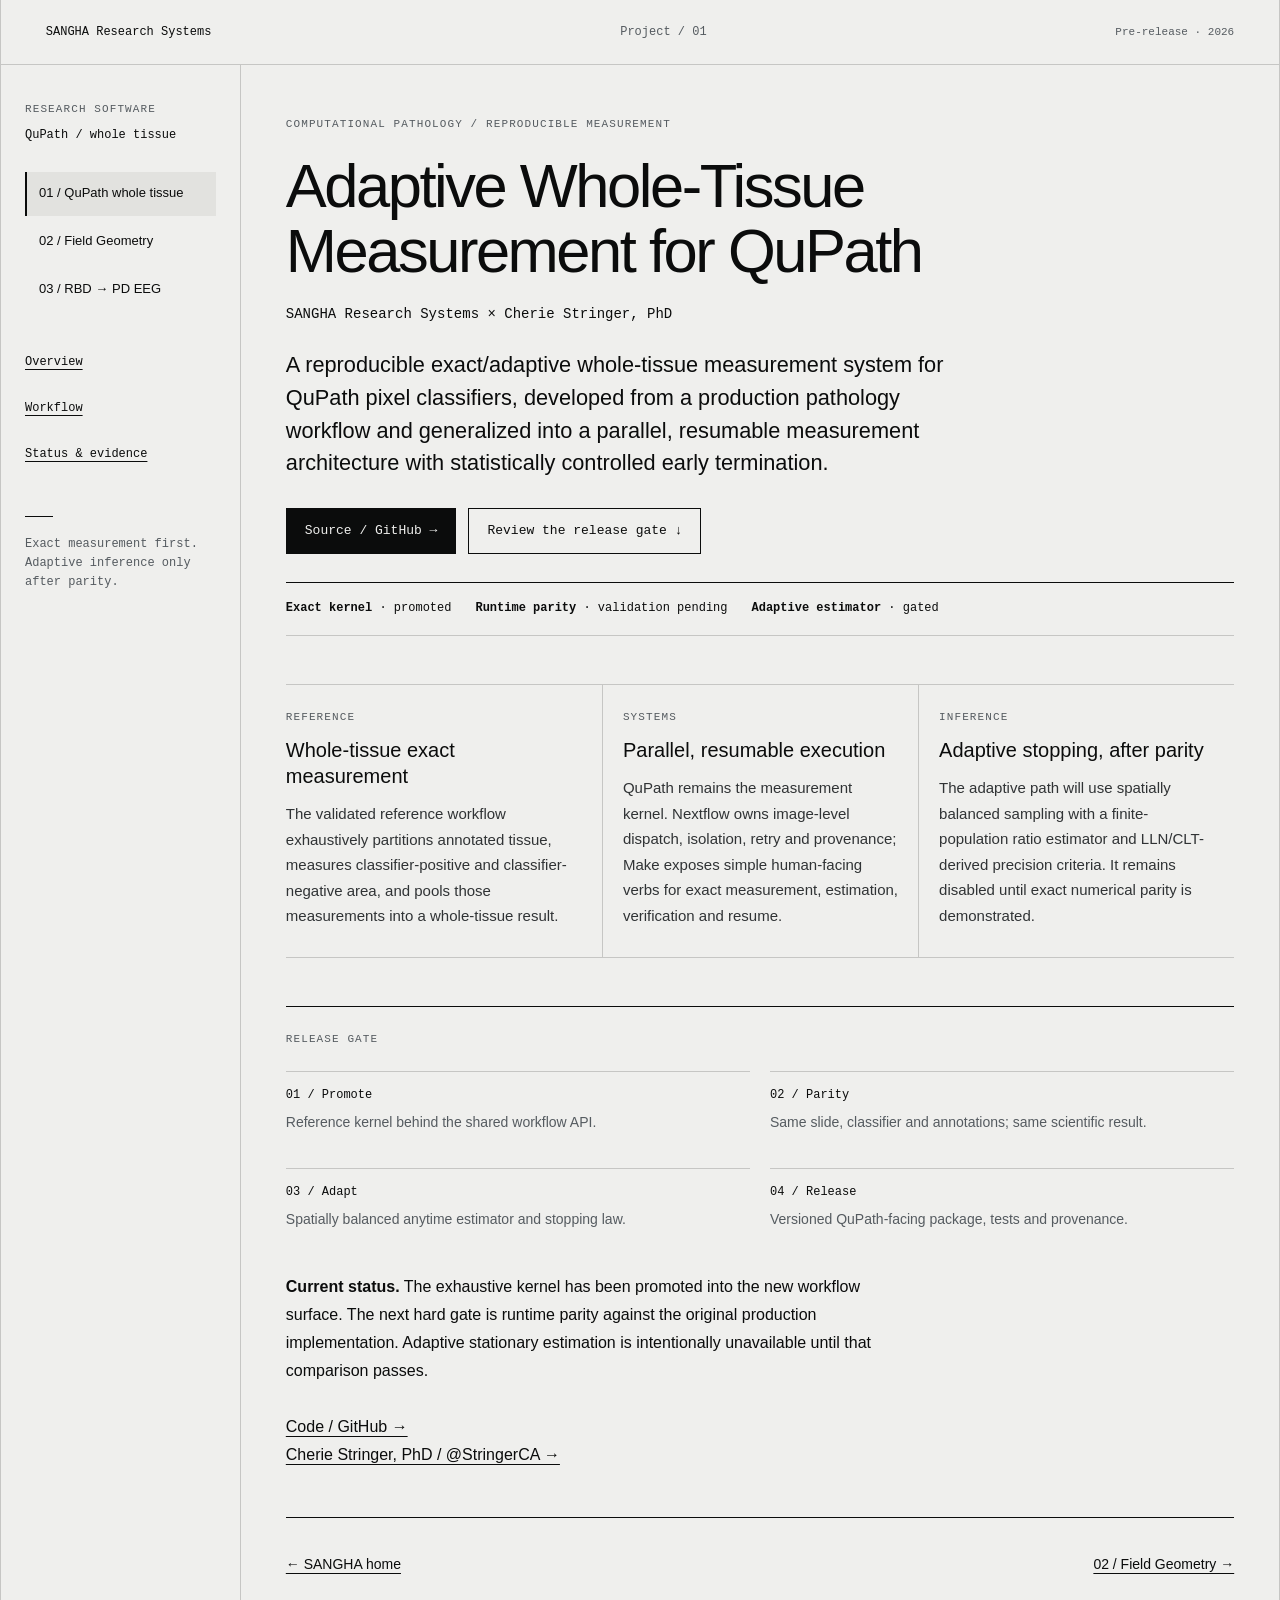
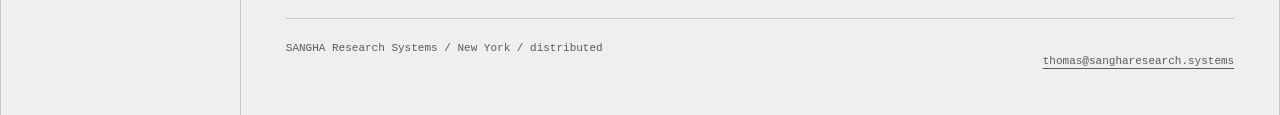
<file: public/projects/qupath-adaptive-whole-tissue.html>
<!doctype html>
<html lang="en">
<head>
  <meta charset="utf-8" />
  <meta name="viewport" content="width=device-width, initial-scale=1" />
  <meta name="description" content="Adaptive Whole-Tissue Measurement for QuPath — SANGHA Research Systems × Cherie Stringer, PhD." />
  <meta name="theme-color" content="#efefed" />
  <link rel="icon" href="../assets/sangha-icon.svg" type="image/svg+xml" />
  <title>Adaptive Whole-Tissue Measurement for QuPath — SANGHA Research Systems</title>
  <link rel="stylesheet" href="../assets/projects.css">
</head>
<body>
<a class="skip-link" href="#content">Skip to project content</a>
  <main class="shell">
    <header class="topbar">
      <a href="../index.html" style="text-decoration:none">SANGHA Research Systems</a>
      <div class="center">Project / 01</div>
      <div class="right">Pre-release · 2026</div>
    </header>

    <section class="project">
      <aside class="rail">
        <div>
          <div class="eyebrow">Research software</div>
          <div class="index">QuPath / whole tissue</div>
        </div>
        <nav class="project-nav" aria-label="Projects"><a href="qupath-adaptive-whole-tissue.html" aria-current="page">01 / QuPath whole tissue</a><a href="field-geometry.html">02 / Field Geometry</a><a href="rbd-pd-eeg-geometry.html">03 / RBD → PD EEG</a></nav><nav class="section-nav" aria-label="On this page"><a href="#overview">Overview</a><a href="#workflow">Workflow</a><a href="#evidence">Status & evidence</a></nav><div class="rail-bottom"><span class="rule"></span>Exact measurement first. Adaptive inference only after parity.</div>
      </aside>

      <article class="content" id="content" tabindex="-1">
        <div class="hero" id="overview">
          <div class="kicker">Computational pathology / reproducible measurement</div>
          <h1>Adaptive Whole-Tissue Measurement for QuPath</h1>
          <div class="collab">SANGHA Research Systems × Cherie Stringer, PhD</div>
          <p class="dek">A reproducible exact/adaptive whole-tissue measurement system for QuPath pixel classifiers, developed from a production pathology workflow and generalized into a parallel, resumable measurement architecture with statistically controlled early termination.</p>

          <div class="actions"><a href="https://github.com/brsjjdrby8-source/qupath-adaptive-whole-tissue">Source / GitHub →</a><a href="#workflow">Review the release gate ↓</a></div>
          <div class="statusline">
            <span><strong>Exact kernel</strong> · promoted</span>
            <span><strong>Runtime parity</strong> · validation pending</span>
            <span><strong>Adaptive estimator</strong> · gated</span>
          </div>
        </div>

        <section class="grid" aria-label="Project structure">
          <div class="cell">
            <div class="label">Reference</div>
            <h2>Whole-tissue exact measurement</h2>
            <p>The validated reference workflow exhaustively partitions annotated tissue, measures classifier-positive and classifier-negative area, and pools those measurements into a whole-tissue result.</p>
          </div>
          <div class="cell">
            <div class="label">Systems</div>
            <h2>Parallel, resumable execution</h2>
            <p>QuPath remains the measurement kernel. Nextflow owns image-level dispatch, isolation, retry and provenance; Make exposes simple human-facing verbs for exact measurement, estimation, verification and resume.</p>
          </div>
          <div class="cell">
            <div class="label">Inference</div>
            <h2>Adaptive stopping, after parity</h2>
            <p>The adaptive path will use spatially balanced sampling with a finite-population ratio estimator and LLN/CLT-derived precision criteria. It remains disabled until exact numerical parity is demonstrated.</p>
          </div>
        </section>

        <section class="flow" id="workflow">
          <div class="label">Release gate</div>
          <div class="flowline">
            <div class="step"><strong>01 / Promote</strong><span>Reference kernel behind the shared workflow API.</span></div>
            <div class="step"><strong>02 / Parity</strong><span>Same slide, classifier and annotations; same scientific result.</span></div>
            <div class="step"><strong>03 / Adapt</strong><span>Spatially balanced anytime estimator and stopping law.</span></div>
            <div class="step"><strong>04 / Release</strong><span>Versioned QuPath-facing package, tests and provenance.</span></div>
          </div>
        </section>

        <p class="note" id="evidence"><strong>Current status.</strong> The exhaustive kernel has been promoted into the new workflow surface. The next hard gate is runtime parity against the original production implementation. Adaptive stationary estimation is intentionally unavailable until that comparison passes.</p>

        <p class="note"><a href="https://github.com/brsjjdrby8-source/qupath-adaptive-whole-tissue">Code / GitHub →</a><br><a href="https://github.com/StringerCA">Cherie Stringer, PhD / @StringerCA →</a></p>

        <nav class="project-pagination" aria-label="More projects"><a href="../index.html">← SANGHA home</a><a href="field-geometry.html">02 / Field Geometry →</a></nav>
<footer class="footer">
          <span>SANGHA Research Systems / New York / distributed</span>
          <span><a href="mailto:thomas@sangharesearch.systems">thomas@sangharesearch.systems</a></span>
        </footer>
      </article>
    </section>
  </main>
</body>
</html>
</file>
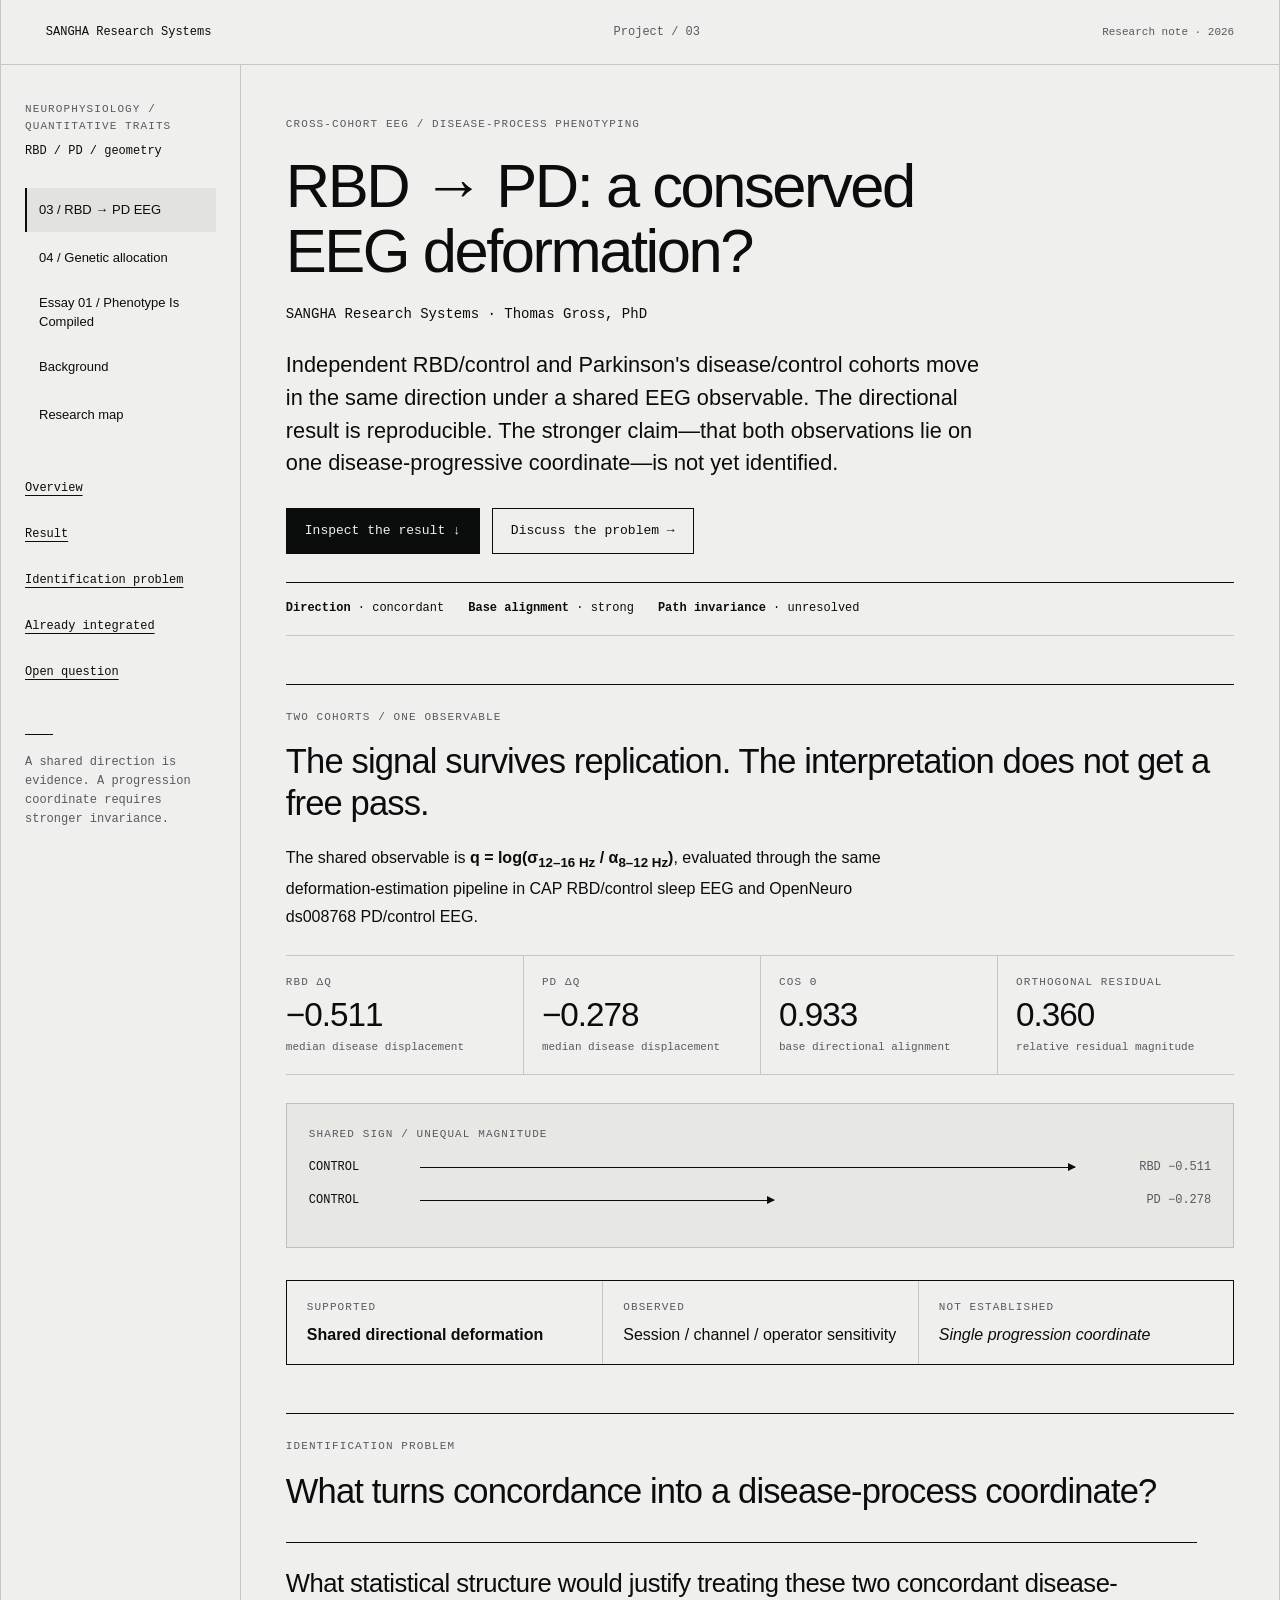
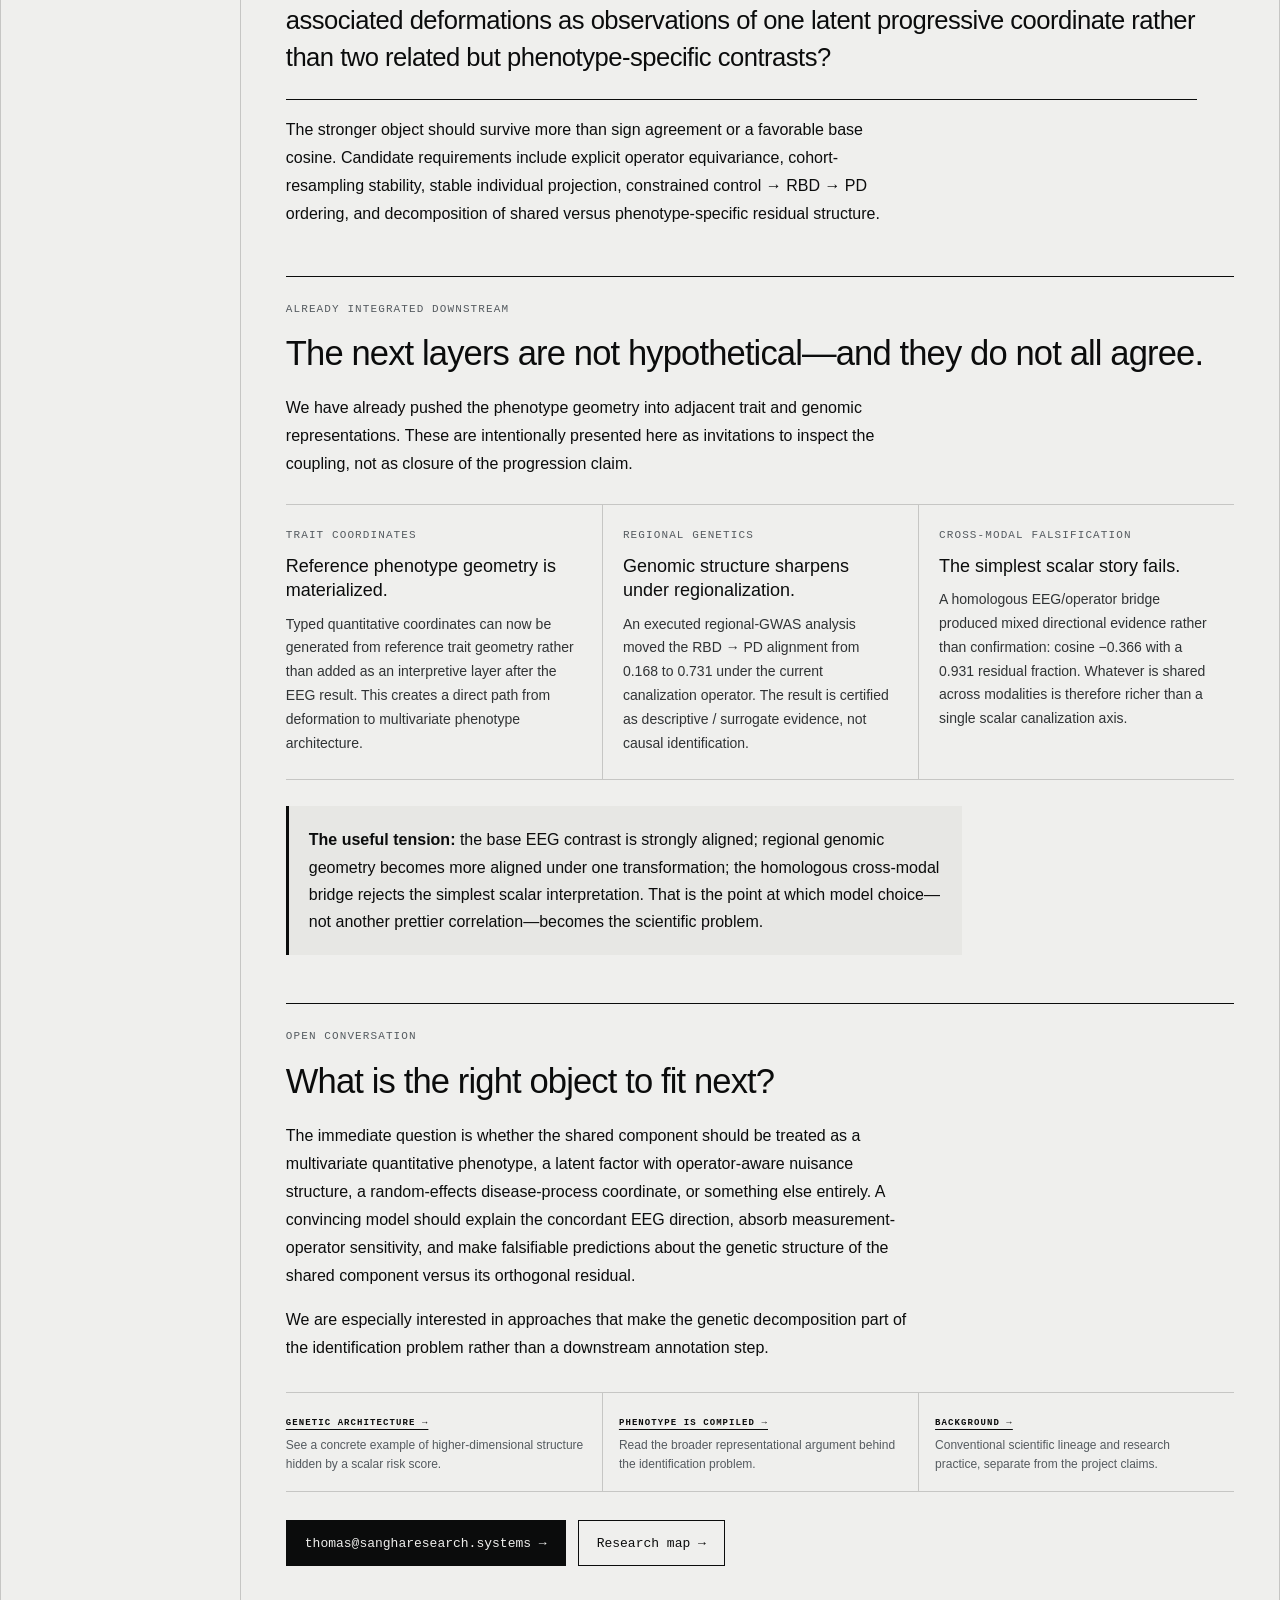
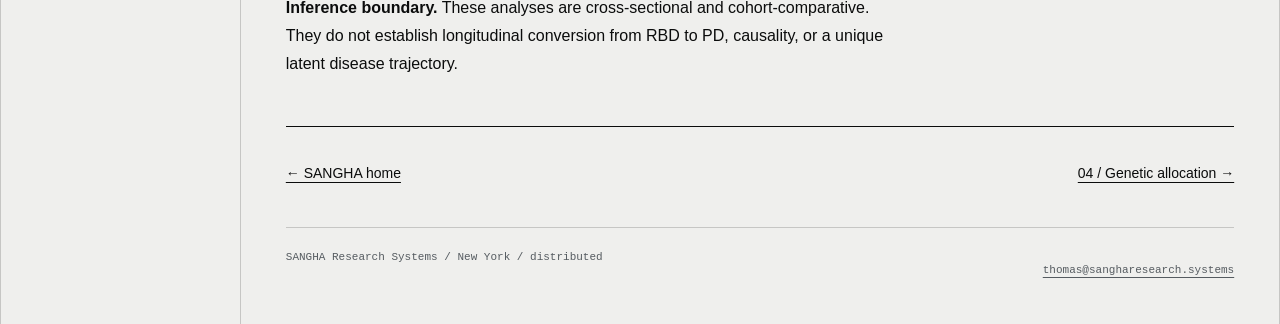
<file: public/projects/rbd-pd-eeg-geometry.html>
<!doctype html>
<html lang="en">
<head>
  <meta charset="utf-8" />
  <meta name="viewport" content="width=device-width, initial-scale=1" />
  <meta name="description" content="RBD → PD EEG Geometry — a cross-cohort test of conserved neurophysiological deformation, progression-coordinate stability, and already-executed genetics integrations." />
  <meta name="theme-color" content="#efefed" />
  <link rel="icon" href="../assets/sangha-icon.svg" type="image/svg+xml" />
  <link rel="canonical" href="https://sangharesearch.systems/projects/rbd-pd-eeg-geometry.html" />
  <title>RBD → PD EEG Geometry — SANGHA Research Systems</title>
  <link rel="stylesheet" href="../assets/projects.css" />
  <style>
    .decision{margin-top:32px;border:1px solid var(--ink);display:grid;grid-template-columns:repeat(3,minmax(0,1fr))}.decision>div{padding:18px 20px;min-width:0}.decision>div+div{border-left:1px solid var(--hair)}.decision strong{display:block;margin-top:8px;font:500 16px/1.45 var(--sans)}.decision .supported strong{font-weight:600}.decision .unresolved strong{font-style:italic;font-weight:400}.metrics{margin-top:24px;display:grid;grid-template-columns:repeat(4,minmax(0,1fr));border-top:1px solid var(--hair);border-bottom:1px solid var(--hair)}.metric{padding:18px 18px 18px 0;min-width:0}.metric+.metric{padding-left:18px;border-left:1px solid var(--hair)}.metric .value{margin-top:8px;font:400 clamp(23px,2.6vw,34px)/1 var(--sans);letter-spacing:-.03em}.metric .sub{margin-top:8px;font:400 11px/1.55 var(--mono);color:var(--muted)}.axisbox{margin-top:28px;padding:22px;border:1px solid var(--hair);background:#e7e7e4}.axisrow{display:grid;grid-template-columns:95px minmax(0,1fr) 120px;align-items:center;gap:16px;margin:16px 0;font:500 12px/1.4 var(--mono)}.axisline{height:1px;background:var(--ink);position:relative}.axisline:after{content:"";position:absolute;right:-1px;top:-4px;border-left:8px solid var(--ink);border-top:4px solid transparent;border-bottom:4px solid transparent}.axisrow.pd .axisline{width:54%}.axisrow.rbd .axisline{width:100%}.axisend{text-align:right;color:var(--muted)}.question{margin:30px 0 0;max-width:64ch;padding:22px 0;border-top:1px solid var(--ink);border-bottom:1px solid var(--ink);font-size:clamp(20px,2vw,28px);line-height:1.45;letter-spacing:-.02em}.extension-grid{margin-top:26px;display:grid;grid-template-columns:repeat(3,minmax(0,1fr));border-top:1px solid var(--hair)}.extension{padding:22px 20px 24px 0;border-bottom:1px solid var(--hair)}.extension+.extension{padding-left:20px;border-left:1px solid var(--hair)}.extension h3{margin:10px 0;font-size:18px;line-height:1.35;font-weight:500}.extension p{margin:0;font:400 14px/1.7 var(--sans);color:#303335}.ask{margin-top:26px;padding:20px;border-left:3px solid var(--ink);background:#e7e7e4;max-width:76ch}.ask p{margin:0;font:400 16px/1.7 var(--sans)}.exits{margin-top:30px;display:grid;grid-template-columns:repeat(3,minmax(0,1fr));border-top:1px solid var(--hair)}.exit{padding:18px 16px 18px 0;border-bottom:1px solid var(--hair)}.exit+.exit{padding-left:16px;border-left:1px solid var(--hair)}.exit a{font:600 9px/1.35 var(--mono);letter-spacing:.12em;text-transform:uppercase}.exit span{display:block;margin-top:7px;font:400 12px/1.55 var(--sans);color:var(--muted)}@media(max-width:900px){.decision,.extension-grid,.exits{grid-template-columns:1fr}.decision>div+div,.extension+.extension,.exit+.exit{border-left:0;border-top:1px solid var(--hair);padding-left:0}.decision>div{padding:16px 0}.metrics{grid-template-columns:repeat(2,minmax(0,1fr))}.metric:nth-child(3){border-left:0;padding-left:0;border-top:1px solid var(--hair)}.metric:nth-child(4){border-top:1px solid var(--hair)}.axisrow{grid-template-columns:65px minmax(0,1fr);gap:10px}.axisend{grid-column:2;text-align:left}.axisrow.pd .axisline{width:54%}}
  </style>
</head>
<body>
<a class="skip-link" href="#content">Skip to project content</a>
<main class="shell">
  <header class="topbar"><a href="../index.html" style="text-decoration:none">SANGHA Research Systems</a><div class="center">Project / 03</div><div class="right">Research note · 2026</div></header>
  <section class="project">
    <aside class="rail">
      <div><div class="eyebrow">Neurophysiology / quantitative traits</div><div class="index">RBD / PD / geometry</div></div>
      <nav class="project-nav" aria-label="Related SANGHA work"><a href="rbd-pd-eeg-geometry.html" aria-current="page">03 / RBD → PD EEG</a><a href="genetic-allocation.html">04 / Genetic allocation</a><a href="../essays/phenotype-is-compiled.html">Essay 01 / Phenotype Is Compiled</a><a href="../background.html">Background</a><a href="../research.html">Research map</a></nav>
      <nav class="section-nav" aria-label="On this page"><a href="#overview">Overview</a><a href="#result">Result</a><a href="#problem">Identification problem</a><a href="#extensions">Already integrated</a><a href="#conversation">Open question</a></nav>
      <div class="rail-bottom"><span class="rule"></span>A shared direction is evidence. A progression coordinate requires stronger invariance.</div>
    </aside>
    <article class="content" id="content" tabindex="-1">
      <div class="hero" id="overview"><div class="kicker">Cross-cohort EEG / disease-process phenotyping</div><h1>RBD → PD: a conserved EEG deformation?</h1><div class="collab">SANGHA Research Systems · Thomas Gross, PhD</div><p class="dek">Independent RBD/control and Parkinson's disease/control cohorts move in the same direction under a shared EEG observable. The directional result is reproducible. The stronger claim—that both observations lie on one disease-progressive coordinate—is not yet identified.</p><div class="actions"><a href="#result">Inspect the result ↓</a><a href="mailto:thomas@sangharesearch.systems?subject=RBD%20%E2%86%92%20PD%20EEG%20geometry">Discuss the problem →</a></div><div class="statusline"><span><strong>Direction</strong> · concordant</span><span><strong>Base alignment</strong> · strong</span><span><strong>Path invariance</strong> · unresolved</span></div></div>
      <section class="flow" id="result"><div class="label">Two cohorts / one observable</div><h2 class="section-title">The signal survives replication. The interpretation does not get a free pass.</h2><p class="detail">The shared observable is <strong>q = log(σ<sub>12–16 Hz</sub> / α<sub>8–12 Hz</sub>)</strong>, evaluated through the same deformation-estimation pipeline in CAP RBD/control sleep EEG and OpenNeuro ds008768 PD/control EEG.</p><div class="metrics" aria-label="Cross-cohort result summary"><div class="metric"><div class="label">RBD Δq</div><div class="value">−0.511</div><div class="sub">median disease displacement</div></div><div class="metric"><div class="label">PD Δq</div><div class="value">−0.278</div><div class="sub">median disease displacement</div></div><div class="metric"><div class="label">cos θ</div><div class="value">0.933</div><div class="sub">base directional alignment</div></div><div class="metric"><div class="label">orthogonal residual</div><div class="value">0.360</div><div class="sub">relative residual magnitude</div></div></div><div class="axisbox" aria-label="Relative disease displacement diagram"><div class="label">Shared sign / unequal magnitude</div><div class="axisrow rbd"><span>CONTROL</span><span class="axisline"></span><span class="axisend">RBD −0.511</span></div><div class="axisrow pd"><span>CONTROL</span><span class="axisline"></span><span class="axisend">PD −0.278</span></div></div><div class="decision" aria-label="Current inference"><div class="supported"><div class="label">Supported</div><strong>Shared directional deformation</strong></div><div><div class="label">Observed</div><strong>Session / channel / operator sensitivity</strong></div><div class="unresolved"><div class="label">Not established</div><strong>Single progression coordinate</strong></div></div></section>
      <section class="flow" id="problem"><div class="label">Identification problem</div><h2 class="section-title">What turns concordance into a disease-process coordinate?</h2><p class="question">What statistical structure would justify treating these two concordant disease-associated deformations as observations of one latent progressive coordinate rather than two related but phenotype-specific contrasts?</p><p class="detail">The stronger object should survive more than sign agreement or a favorable base cosine. Candidate requirements include explicit operator equivariance, cohort-resampling stability, stable individual projection, constrained control → RBD → PD ordering, and decomposition of shared versus phenotype-specific residual structure.</p></section>
      <section class="flow" id="extensions"><div class="label">Already integrated downstream</div><h2 class="section-title">The next layers are not hypothetical—and they do not all agree.</h2><p class="detail">We have already pushed the phenotype geometry into adjacent trait and genomic representations. These are intentionally presented here as invitations to inspect the coupling, not as closure of the progression claim.</p><div class="extension-grid"><div class="extension"><div class="label">Trait coordinates</div><h3>Reference phenotype geometry is materialized.</h3><p>Typed quantitative coordinates can now be generated from reference trait geometry rather than added as an interpretive layer after the EEG result. This creates a direct path from deformation to multivariate phenotype architecture.</p></div><div class="extension"><div class="label">Regional genetics</div><h3>Genomic structure sharpens under regionalization.</h3><p>An executed regional-GWAS analysis moved the RBD → PD alignment from 0.168 to 0.731 under the current canalization operator. The result is certified as descriptive / surrogate evidence, not causal identification.</p></div><div class="extension"><div class="label">Cross-modal falsification</div><h3>The simplest scalar story fails.</h3><p>A homologous EEG/operator bridge produced mixed directional evidence rather than confirmation: cosine −0.366 with a 0.931 residual fraction. Whatever is shared across modalities is therefore richer than a single scalar canalization axis.</p></div></div><div class="ask"><p><strong>The useful tension:</strong> the base EEG contrast is strongly aligned; regional genomic geometry becomes more aligned under one transformation; the homologous cross-modal bridge rejects the simplest scalar interpretation. That is the point at which model choice—not another prettier correlation—becomes the scientific problem.</p></div></section>
      <section class="flow" id="conversation"><div class="label">Open conversation</div><h2 class="section-title">What is the right object to fit next?</h2><p class="detail">The immediate question is whether the shared component should be treated as a multivariate quantitative phenotype, a latent factor with operator-aware nuisance structure, a random-effects disease-process coordinate, or something else entirely. A convincing model should explain the concordant EEG direction, absorb measurement-operator sensitivity, and make falsifiable predictions about the genetic structure of the shared component versus its orthogonal residual.</p><p class="detail">We are especially interested in approaches that make the genetic decomposition part of the identification problem rather than a downstream annotation step.</p><div class="exits" aria-label="Optional depth"><div class="exit"><a href="genetic-allocation.html">Genetic architecture →</a><span>See a concrete example of higher-dimensional structure hidden by a scalar risk score.</span></div><div class="exit"><a href="../essays/phenotype-is-compiled.html">Phenotype Is Compiled →</a><span>Read the broader representational argument behind the identification problem.</span></div><div class="exit"><a href="../background.html">Background →</a><span>Conventional scientific lineage and research practice, separate from the project claims.</span></div></div><div class="actions"><a href="mailto:thomas@sangharesearch.systems?subject=RBD%20%E2%86%92%20PD%20EEG%20geometry">thomas@sangharesearch.systems →</a><a href="../research.html">Research map →</a></div></section>
      <p class="note"><strong>Inference boundary.</strong> These analyses are cross-sectional and cohort-comparative. They do not establish longitudinal conversion from RBD to PD, causality, or a unique latent disease trajectory.</p>
      <nav class="project-pagination" aria-label="More work"><a href="../index.html">← SANGHA home</a><a href="genetic-allocation.html">04 / Genetic allocation →</a></nav><footer class="footer"><span>SANGHA Research Systems / New York / distributed</span><a href="mailto:thomas@sangharesearch.systems">thomas@sangharesearch.systems</a></footer>
    </article>
  </section>
</main>
</body>
</html>
</file>
<file: public/assets/projects.css>
/* Shared project reading and navigation surface. */
:root{--paper:#efefed;--ink:#0b0c0c;--muted:#555b60;--hair:rgba(11,12,12,.18);--pad:clamp(20px,3.5vw,56px);--mono:ui-monospace,SFMono-Regular,Menlo,Monaco,Consolas,"Liberation Mono",monospace;--sans:"Helvetica Neue",Helvetica,Arial,sans-serif}
*{box-sizing:border-box}html{scroll-padding-top:24px}html,body{margin:0;min-height:100%;background:var(--paper);color:var(--ink)}body{font-family:var(--sans)}a{color:inherit;text-underline-offset:4px;text-decoration-thickness:1px}a:focus-visible{outline:2px solid #0e2a44;outline-offset:5px}::selection{background:var(--ink);color:var(--paper)}
.shell{max-width:1560px;min-height:100svh;margin:0 auto;border-inline:1px solid var(--hair)}.topbar{min-height:64px;display:flex;flex-wrap:wrap;align-items:center;justify-content:space-between;gap:8px 24px;padding:10px var(--pad);border-bottom:1px solid var(--hair);font:500 12px/1.5 var(--mono)}.topbar>a{display:inline-flex;align-items:center;min-height:44px}.topbar .center{color:var(--muted)}.topbar .right{color:var(--muted);font-size:11px}
.project{display:grid;grid-template-columns:240px minmax(0,1fr)}.rail{padding:36px 24px;border-right:1px solid var(--hair);min-width:0}.rail-bottom{margin-top:40px;max-width:24ch;font:400 12px/1.6 var(--mono);color:var(--muted)}.rule{display:block;width:28px;border-top:1px solid var(--ink);margin:18px 0}.eyebrow,.status,.kicker,.label{font:500 11px/1.5 var(--mono);letter-spacing:.1em;text-transform:uppercase;color:var(--muted)}.index{margin-top:8px;font:500 12px/1.5 var(--mono)}.project-nav{margin-top:28px;display:grid;gap:4px}.project-nav a{display:flex;align-items:center;min-height:44px;padding:10px 12px;font:500 13px/1.45 var(--sans);text-decoration:none;border-left:2px solid transparent}.project-nav a:hover{background:#e5e5e2}.project-nav a[aria-current=page]{border-left-color:var(--ink);background:#e2e2df}.section-nav{margin-top:28px;display:grid;gap:2px}.section-nav a{min-height:44px;display:flex;align-items:center;font:400 12px/1.5 var(--mono)}
.content{min-width:0;padding:clamp(32px,4vw,64px) var(--pad) 32px}.hero{max-width:1000px}h1{margin:20px 0 0;font-size:clamp(36px,4.8vw,68px);font-weight:400;line-height:1.06;letter-spacing:-.04em;max-width:23ch;text-wrap:balance;overflow-wrap:break-word}.collab{margin-top:20px;font:400 14px/1.6 var(--mono);max-width:65ch}.dek{margin:24px 0 0;max-width:58ch;font-size:clamp(18px,1.7vw,24px);line-height:1.5}.actions{display:flex;flex-wrap:wrap;gap:12px;margin:28px 0 0;font:500 13px/1.5 var(--mono)}.actions a{min-height:46px;display:inline-flex;align-items:center;padding:12px 18px;border:1px solid var(--ink);text-decoration:none}.actions a:first-child{background:var(--ink);color:var(--paper)}.actions a:hover{box-shadow:inset 0 0 0 1px currentColor}.statusline{margin-top:28px;padding:16px 0;border-top:1px solid var(--ink);border-bottom:1px solid var(--hair);display:flex;flex-wrap:wrap;gap:12px 24px;font:400 12px/1.65 var(--mono)}
.grid{margin-top:48px;display:grid;grid-template-columns:repeat(3,minmax(0,1fr));border-top:1px solid var(--hair)}.cell{min-width:0;padding:24px 20px 28px 0;border-bottom:1px solid var(--hair)}.cell+.cell{padding-left:20px;border-left:1px solid var(--hair)}.cell h2{margin:12px 0;font-size:20px;line-height:1.3;font-weight:500}.cell p{margin:0;font:400 15px/1.7 var(--sans);color:#303335}.flow{margin-top:48px;padding-top:24px;border-top:1px solid var(--ink)}.section-title{font-size:clamp(25px,2.7vw,36px);line-height:1.2;font-weight:400;letter-spacing:-.025em;margin:16px 0 20px}.flowline{margin-top:24px;display:grid;grid-template-columns:repeat(2,minmax(0,1fr));gap:20px;font:400 14px/1.65 var(--sans)}.step{padding:14px 0;border-top:1px solid var(--hair)}.step strong{display:block;margin-bottom:7px;font:500 12px/1.5 var(--mono)}.step span{color:var(--muted)}.detail,.note{max-width:70ch;font:400 16px/1.75 var(--sans)}.detail li{margin:12px 0}.detail{padding-inline-start:0}ul.detail{padding-inline-start:22px}.note{margin-top:28px}pre{max-width:100%;padding:20px;background:#e3e3e0;overflow:auto;font:12px/1.8 var(--mono);border:1px solid var(--hair)}.checksum{overflow-wrap:anywhere;font:12px/1.6 var(--mono)}.project-pagination{margin-top:48px;padding-top:24px;border-top:1px solid var(--ink);display:flex;flex-wrap:wrap;gap:16px;justify-content:space-between;font:500 14px/1.5 var(--sans)}.project-pagination a{min-height:44px;display:flex;align-items:center}.footer{margin-top:32px;padding-top:20px;border-top:1px solid var(--hair);display:flex;justify-content:space-between;gap:12px 24px;flex-wrap:wrap;font:400 11px/1.7 var(--mono);color:var(--muted)}.footer a{min-height:44px;display:inline-flex;align-items:center}.skip-link{position:absolute;top:8px;left:8px;padding:12px;background:var(--ink);color:var(--paper);transform:translateY(-180%);z-index:10}.skip-link:focus{transform:none}
@media(max-width:1100px){.project{grid-template-columns:200px minmax(0,1fr)}.rail{padding:28px 18px}.grid{grid-template-columns:1fr}.cell,.cell+.cell{padding:22px 0;border-left:0}}
@media(max-width:760px){.shell{border:0}.topbar{padding:10px 20px}.topbar .center{display:none}.project{grid-template-columns:1fr}.rail{padding:16px 20px;border-right:0;border-bottom:1px solid var(--hair)}.rail>.rail-bottom,.rail>.section-nav,.rail>div:first-child{display:none}.project-nav{margin:0;display:flex;flex-wrap:wrap;gap:8px}.project-nav a{flex:1 1 180px;border-left:0;border-bottom:2px solid transparent;padding:10px 12px}.project-nav a[aria-current=page]{border-bottom-color:var(--ink)}.content{padding:32px 20px}.collab{font-size:12px}.statusline{display:grid;gap:8px}.flowline{grid-template-columns:1fr}.actions a{flex:1 1 180px;justify-content:center}.footer{display:block}.footer>span{display:block}.project-pagination{display:grid}.topbar .right{font-size:10px}h1{font-size:clamp(34px,8.8vw,52px)}}
</file>
